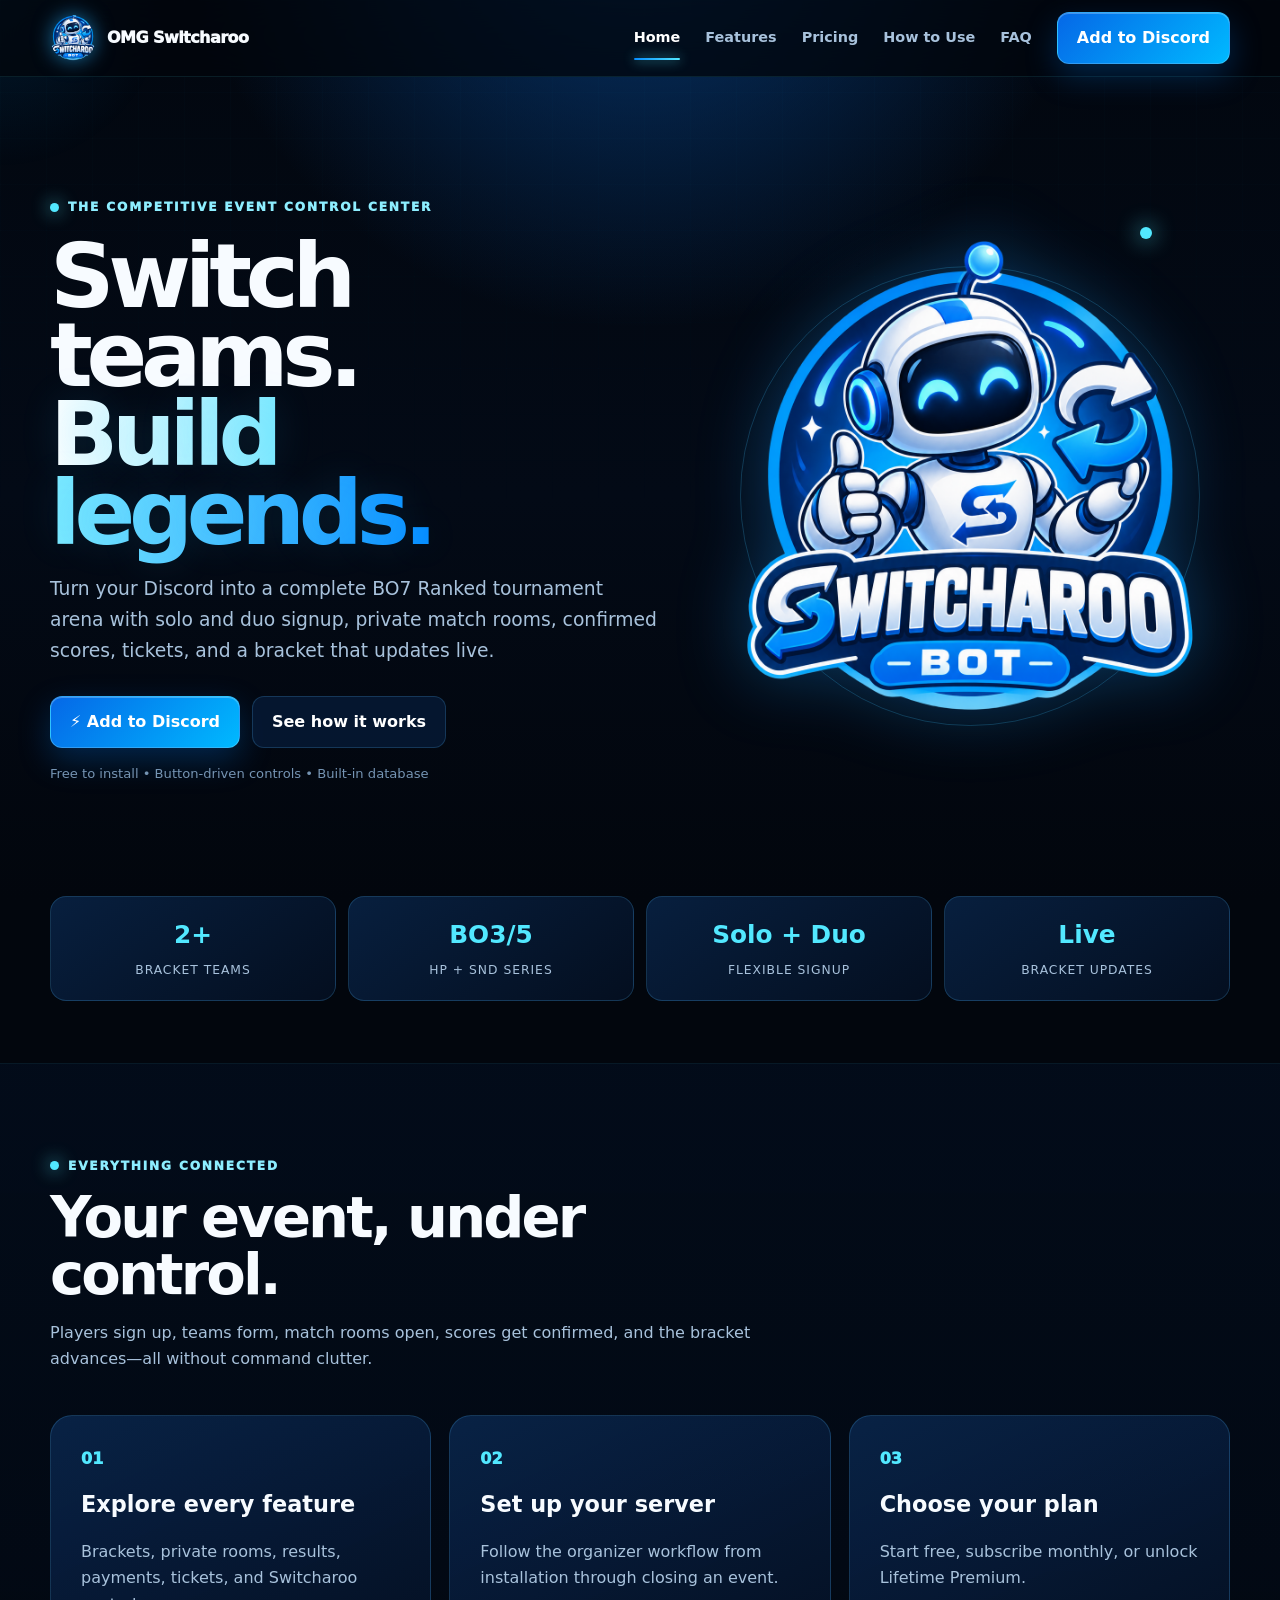
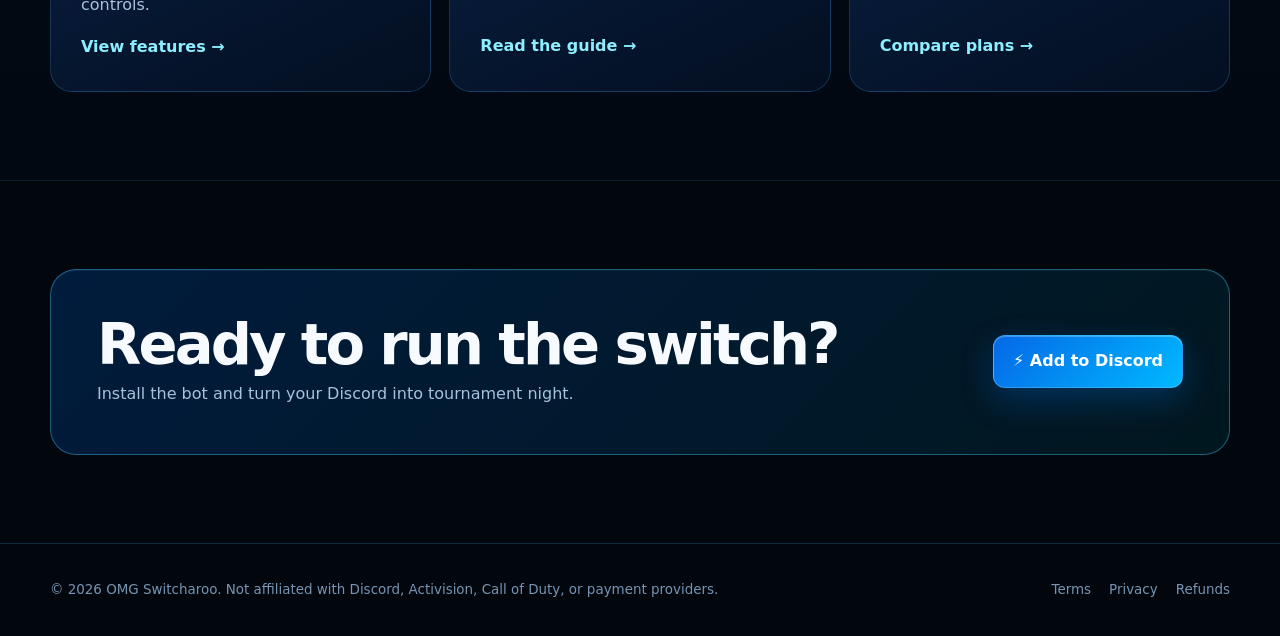
<file: index.html>
﻿<!doctype html><html lang="en"><head><meta charset="utf-8"><meta name="viewport" content="width=device-width,initial-scale=1"><meta name="description" content="Run BO7 Ranked Switcharoo tournaments from Discord with signups, private match rooms, tickets, and live brackets."><meta name="theme-color" content="#02060d"><title>OMG Switcharoo — Discord Tournament Bot</title><link rel="icon" href="switcharoo-logo.png"><link rel="stylesheet" href="styles.css?v=20260811-2"></head><body><div class="cursor-glow"></div>
<header class="site-header"><nav class="nav wrap" aria-label="Main navigation"><a class="brand" href="index.html"><img src="switcharoo-logo.png" alt=""> OMG Switcharoo</a><button class="menu-btn" aria-label="Open navigation" aria-expanded="false">☰</button><div class="nav-links"><a class="active" href="index.html">Home</a><a href="features.html">Features</a><a href="pricing.html">Pricing</a><a href="guide.html">How to Use</a><a href="faq.html">FAQ</a><a class="btn" data-install href="#">Add to Discord</a></div></nav></header>
<main><section class="hero wrap"><div><span class="eyebrow">The competitive event control center</span><h1>Switch teams.<br><span class="gradient">Build legends.</span></h1><p class="lead">Turn your Discord into a complete BO7 Ranked tournament arena with solo and duo signup, private match rooms, confirmed scores, tickets, and a bracket that updates live.</p><div class="actions"><a class="btn" data-install href="#">⚡ Add to Discord</a><a class="btn secondary" href="guide.html">See how it works</a></div><p class="micro">Free to install • Button-driven controls • Built-in database</p></div><div class="hero-art"><div class="orbit-dot"></div><img class="logo-main" src="switcharoo-logo.png" alt="Switcharoo Bot mascot logo"></div></section>
<div class="stats wrap reveal"><div class="stat"><strong>2+</strong><span>Bracket teams</span></div><div class="stat"><strong>BO3/5</strong><span>HP + SND series</span></div><div class="stat"><strong>Solo + Duo</strong><span>Flexible signup</span></div><div class="stat"><strong>Live</strong><span>Bracket updates</span></div></div>
<section class="section alt"><div class="wrap"><div class="section-head reveal"><span class="eyebrow">Everything connected</span><h2>Your event, under control.</h2><p>Players sign up, teams form, match rooms open, scores get confirmed, and the bracket advances—all without command clutter.</p></div><div class="home-paths"><a class="path-card reveal" href="features.html"><span>01</span><h3>Explore every feature</h3><p>Brackets, private rooms, results, payments, tickets, and Switcharoo controls.</p><b>View features →</b></a><a class="path-card reveal" href="guide.html"><span>02</span><h3>Set up your server</h3><p>Follow the organizer workflow from installation through closing an event.</p><b>Read the guide →</b></a><a class="path-card reveal" href="pricing.html"><span>03</span><h3>Choose your plan</h3><p>Start free, subscribe monthly, or unlock Lifetime Premium.</p><b>Compare plans →</b></a></div></div></section>
<section class="section"><div class="wrap"><div class="cta reveal"><div><h2>Ready to run the switch?</h2><p>Install the bot and turn your Discord into tournament night.</p></div><a class="btn" data-install href="#">⚡ Add to Discord</a></div></div></section></main>
<footer><div class="wrap footer-row"><div>© <span data-year></span> OMG Switcharoo. Not affiliated with Discord, Activision, Call of Duty, or payment providers.</div><div class="footer-links"><a href="terms.html">Terms</a><a href="privacy.html">Privacy</a><a href="refunds.html">Refunds</a></div></div></footer><script src="script.js"></script></body></html>
</file>
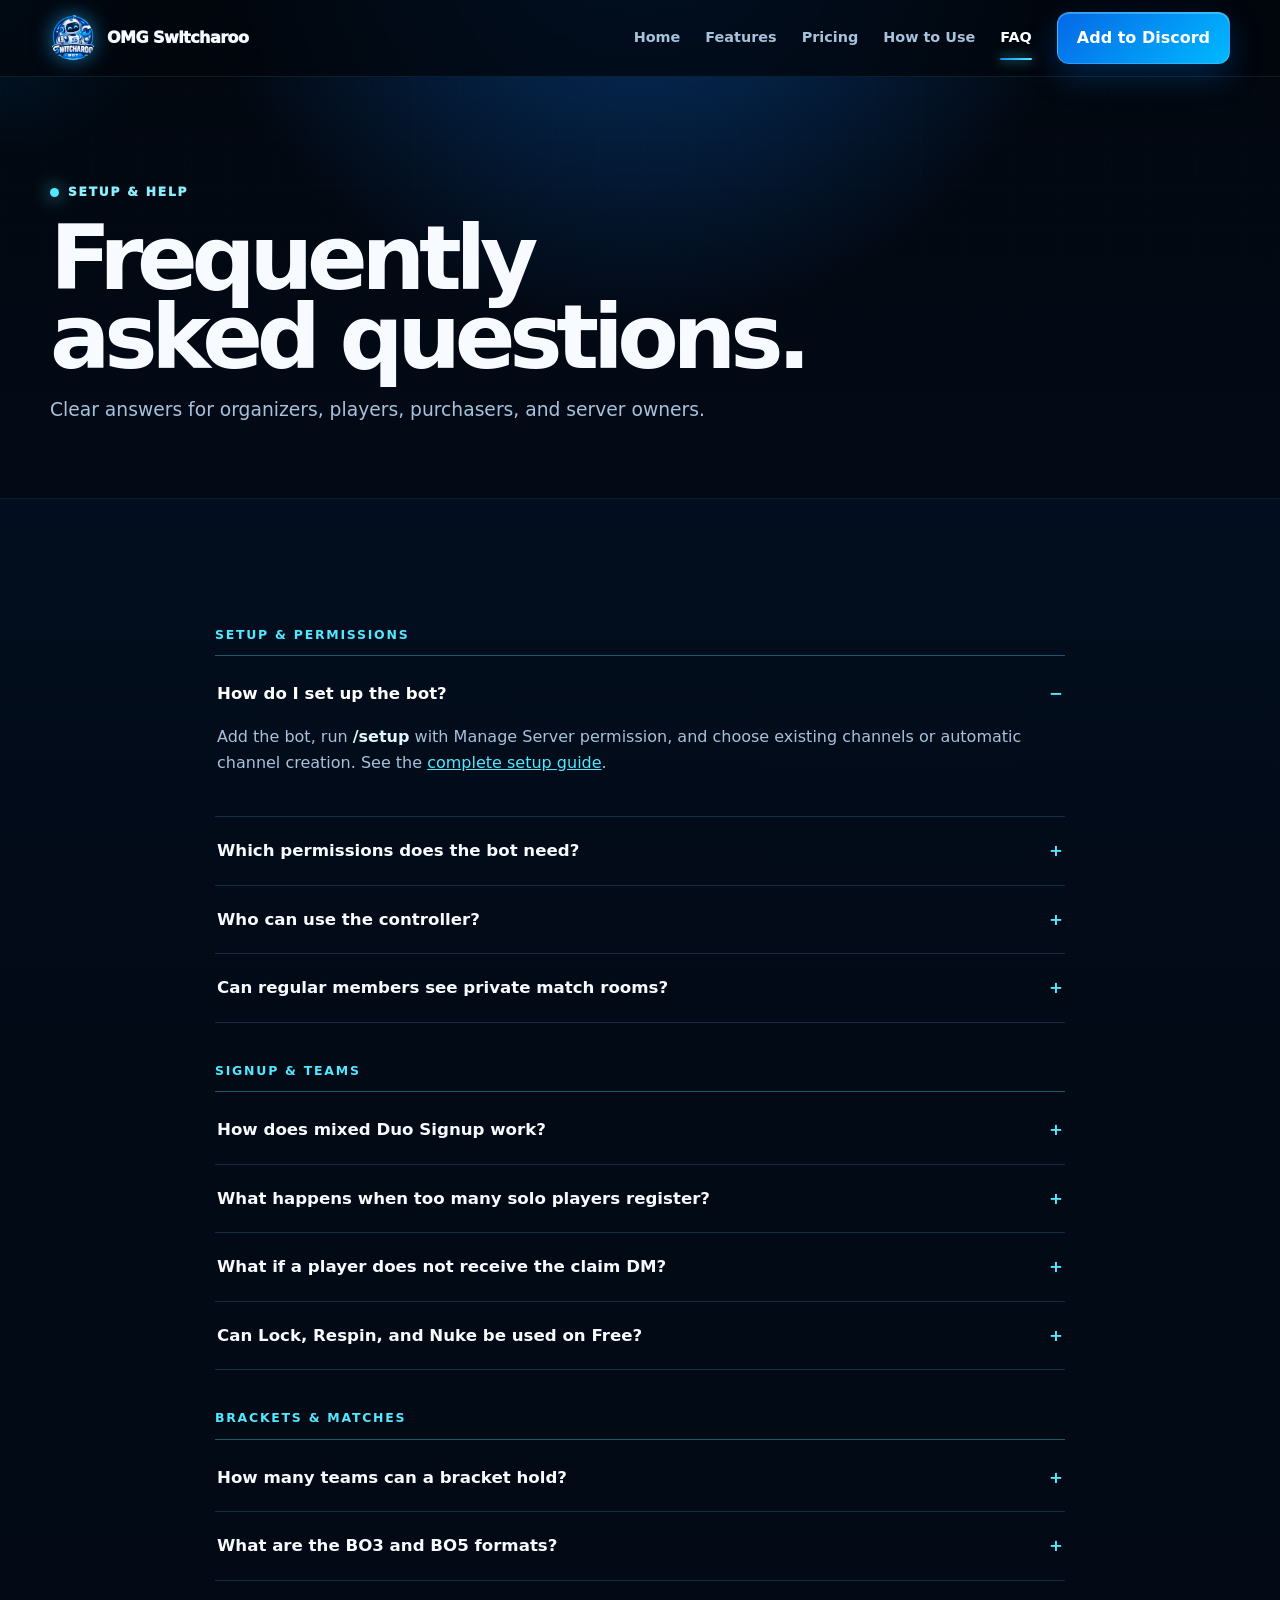
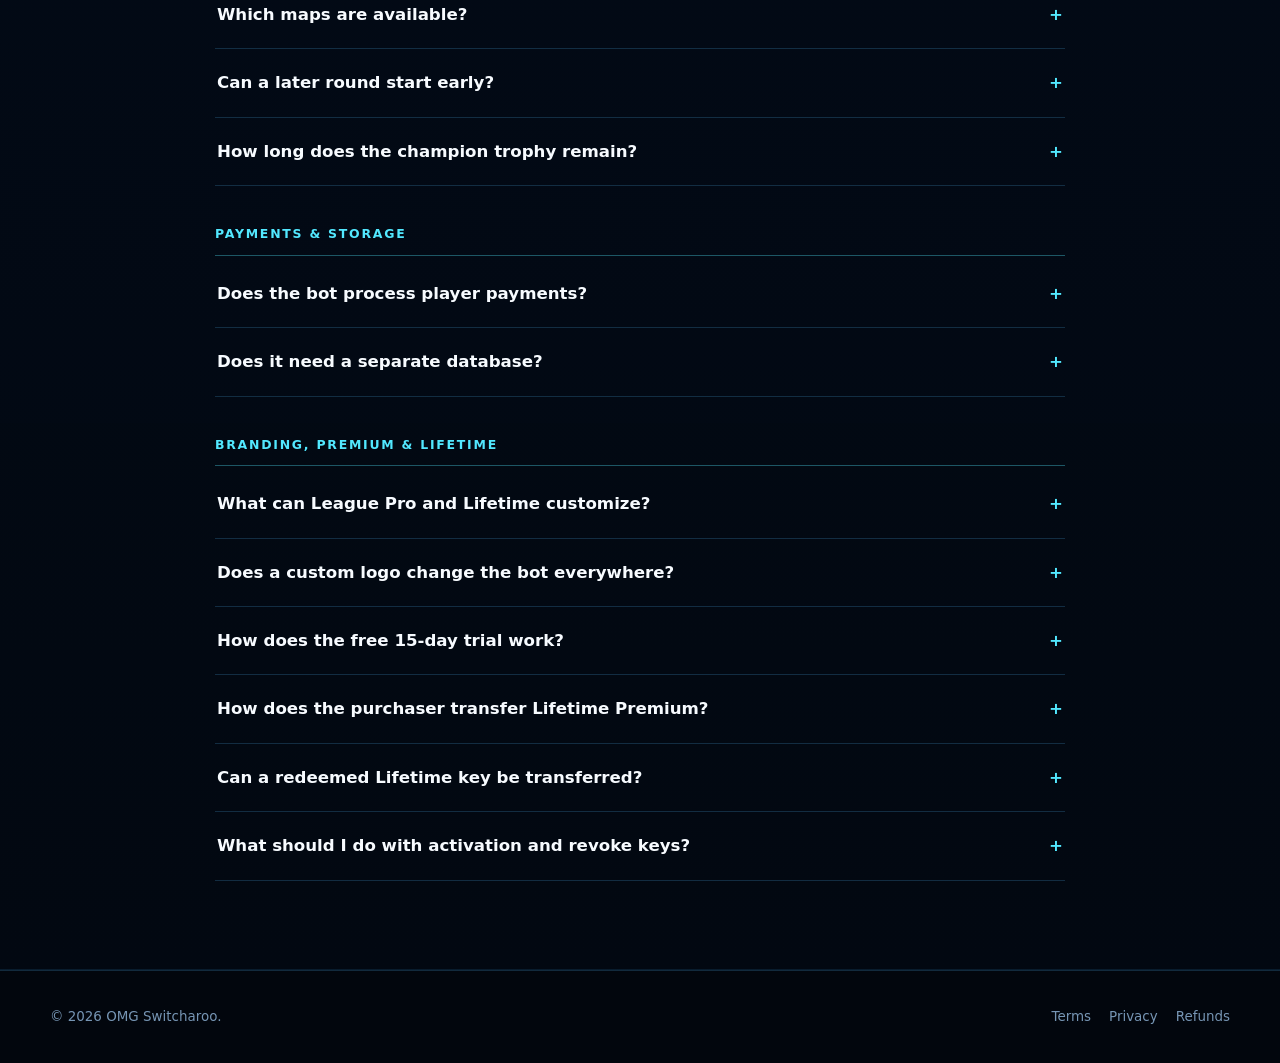
<file: faq.html>
﻿<!doctype html><html lang="en"><head><meta charset="utf-8"><meta name="viewport" content="width=device-width,initial-scale=1"><meta name="description" content="OMG Switcharoo setup, event, premium, and Lifetime answers."><meta name="theme-color" content="#02060d"><title>FAQ — OMG Switcharoo</title><link rel="icon" href="switcharoo-logo.png"><link rel="stylesheet" href="styles.css?v=20260811-2"></head><body><div class="cursor-glow"></div>
<header class="site-header"><nav class="nav wrap" aria-label="Main navigation"><a class="brand" href="index.html"><img src="switcharoo-logo.png" alt=""> OMG Switcharoo</a><button class="menu-btn" aria-label="Open navigation" aria-expanded="false">☰</button><div class="nav-links"><a href="index.html">Home</a><a href="features.html">Features</a><a href="pricing.html">Pricing</a><a href="guide.html">How to Use</a><a class="active" href="faq.html">FAQ</a><a class="btn" data-install href="#">Add to Discord</a></div></nav></header>
<main><section class="page-hero wrap"><span class="eyebrow">Setup &amp; help</span><h1>Frequently asked questions.</h1><p class="lead">Clear answers for organizers, players, purchasers, and server owners.</p></section><section class="section alt"><div class="wrap faq reveal"><h3 class="faq-group">Setup &amp; permissions</h3><details open><summary>How do I set up the bot?</summary><p>Add the bot, run <strong>/setup</strong> with Manage Server permission, and choose existing channels or automatic channel creation. See the <a href="guide.html">complete setup guide</a>.</p></details><details><summary>Which permissions does the bot need?</summary><p>It needs the permissions shown in its install flow for channels, messages, files, and voice moderation. Give it <strong>Manage Nicknames</strong> and place the bot role above player roles if you want champion trophy nicknames to work.</p></details><details><summary>Who can use the controller?</summary><p>Setup and controller tools require Manage Server. The private key-revocation control is restricted to the configured bot owner.</p></details><details><summary>Can regular members see private match rooms?</summary><p>No. Only both competing teams and authorized administrators can see each temporary match text and voice room.</p></details><h3 class="faq-group">Signup &amp; teams</h3><details><summary>How does mixed Duo Signup work?</summary><p>A player can invite a specific partner or join the solo duo queue. Confirmed duos always stay together. Accepted solo entrants are randomly paired with other accepted solos when teams are generated.</p></details><details><summary>What happens when too many solo players register?</summary><p>Every eligible solo receives a DM with <strong>Claim My Bracket Spot</strong>. Claims are saved in first-response order. The fastest players fill the available complete-team spots; slower players are removed and notified when the queue fills.</p></details><details><summary>What if a player does not receive the claim DM?</summary><p>They should enable direct messages from server members before registration closes. The admin controller reports how many claim DMs were delivered.</p></details><details><summary>Can Lock, Respin, and Nuke be used on Free?</summary><p>Yes. The actions themselves are Free. Nuke pricing and the Increase Nuke Price control are available only on paid bot plans.</p></details><h3 class="faq-group">Brackets &amp; matches</h3><details><summary>How many teams can a bracket hold?</summary><p>Any complete team count of two or more is supported. The bracket expands to the next power of two and automatically assigns byes where needed.</p></details><details><summary>What are the BO3 and BO5 formats?</summary><p>BO3 is <strong>HP / HP / SND</strong>. The Grand Final is BO5: <strong>HP / HP / SND / HP / SND</strong>. Overload is not used.</p></details><details><summary>Which maps are available?</summary><p><strong>Hardpoint:</strong> Den, Frequency, Gridlock, Hacienda, Sake, Scar.<br><strong>Search &amp; Destroy:</strong> Den, Fringe, Gridlock, Hacienda, Raid, Sake.</p></details><details><summary>Can a later round start early?</summary><p>No. Semifinals wait for every earlier match, and the Grand Final waits for every Semifinal. Approved winners advance automatically.</p></details><details><summary>How long does the champion trophy remain?</summary><p>Five hours after the Grand Final is approved. The bot stores the original nickname and restores it automatically—even if the hosting service restarts during the timer.</p></details><h3 class="faq-group">Payments &amp; storage</h3><details><summary>Does the bot process player payments?</summary><p>No. Organizers choose optional methods and manually confirm who paid. The bot tracks payment status, action fees, and the prize pot but never handles money.</p></details><details><summary>Does it need a separate database?</summary><p>No. SQLite is built in. Hosts should attach persistent storage so records, licenses, claims, and timers survive redeployments.</p></details><h3 class="faq-group">Branding, Premium &amp; Lifetime</h3><details><summary>What can League Pro and Lifetime customize?</summary><p>Admins can upload a logo, change the bot’s server nickname and server-specific avatar, rename panels, add footer text, choose an accent color, and choose a readable bracket background.</p></details><details><summary>Does a custom logo change the bot everywhere?</summary><p>No. It changes the bot’s server-specific avatar and panel thumbnails only in that server. Other servers keep their own branding.</p></details><details><summary>How does the free 15-day trial work?</summary><p>An administrator votes on Top.gg, then opens <strong>/setup → Premium</strong> and selects <strong>Verify Vote &amp; Start Trial</strong>. Each server can claim it once when vote verification is available.</p></details><details><summary>How does the purchaser transfer Lifetime Premium?</summary><ol><li>Add the bot to the new server.</li><li>Give the original purchaser Manage Server there.</li><li>Run <strong>/setup</strong> and open <strong>Premium</strong>.</li><li>Select <strong>Assign My Lifetime License</strong>.</li></ol><p>The old server returns to Free immediately. Only the original purchaser can transfer it, one server can use it at a time, and transfers are limited to once every 30 days.</p></details><details><summary>Can a redeemed Lifetime key be transferred?</summary><p>Yes. The account that redeems it becomes the owner and follows the same one-server and 30-day transfer rules.</p></details><details><summary>What should I do with activation and revoke keys?</summary><p>Send only the activation key to the customer. Keep the paired revoke key private. Only the configured bot owner can see and use Revoke Key.</p></details></div></section></main>
<footer><div class="wrap footer-row"><div>© <span data-year></span> OMG Switcharoo.</div><div class="footer-links"><a href="terms.html">Terms</a><a href="privacy.html">Privacy</a><a href="refunds.html">Refunds</a></div></div></footer><script src="script.js"></script></body></html>
</file>
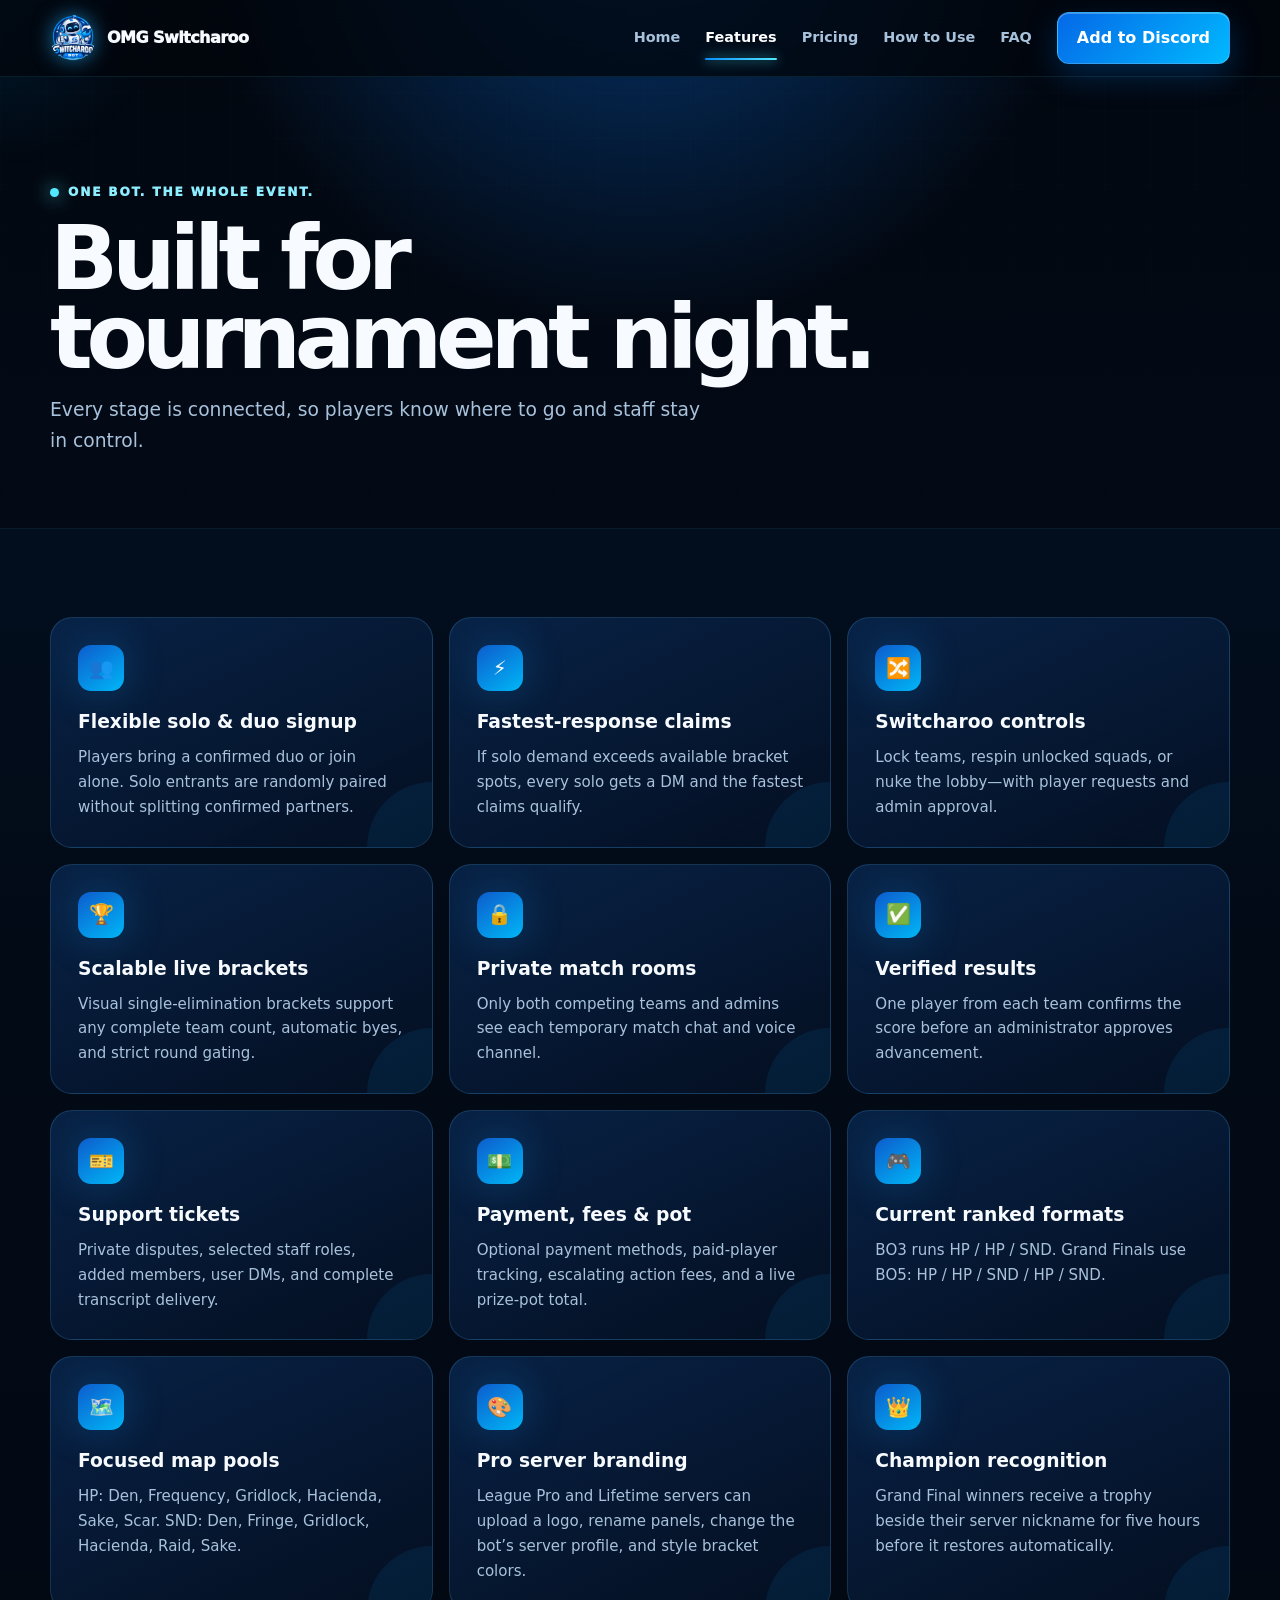
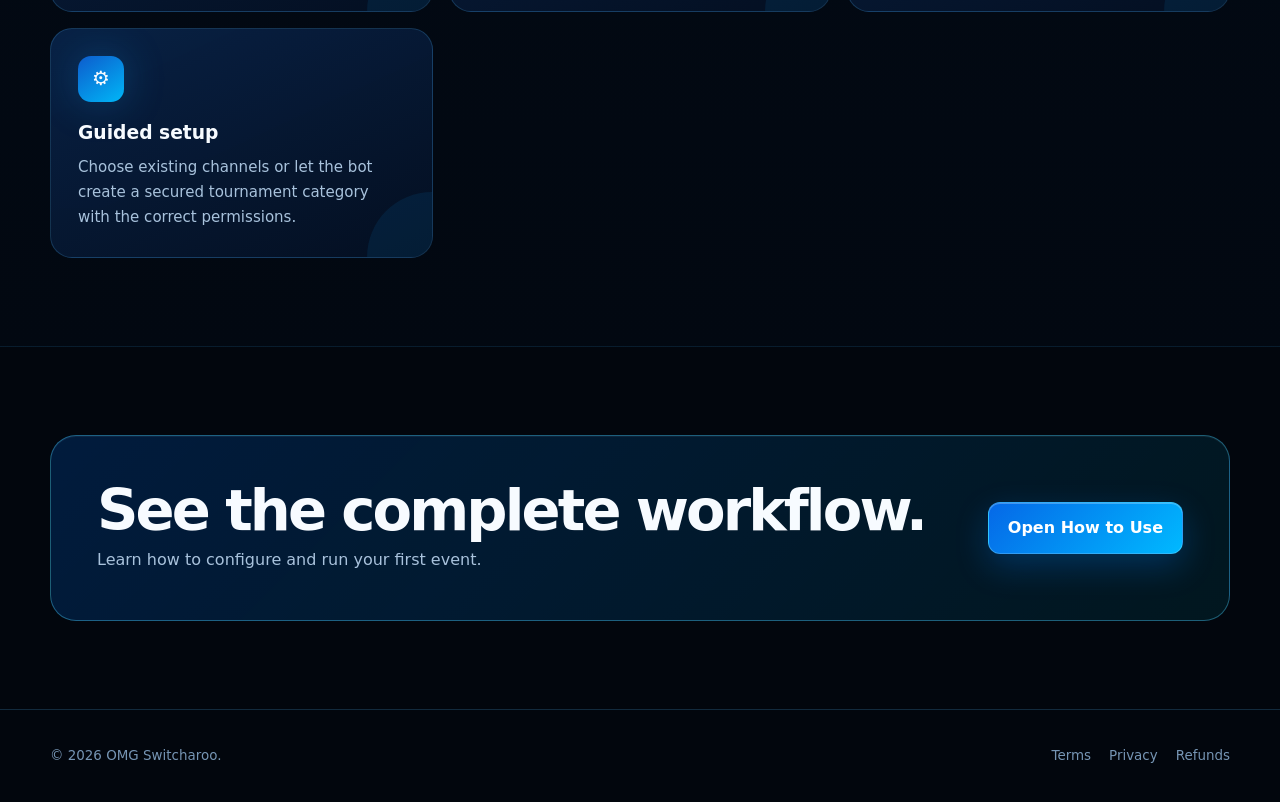
<file: features.html>
﻿<!doctype html><html lang="en"><head><meta charset="utf-8"><meta name="viewport" content="width=device-width,initial-scale=1"><meta name="description" content="Explore OMG Switcharoo tournament features for Discord."><meta name="theme-color" content="#02060d"><title>Features — OMG Switcharoo</title><link rel="icon" href="switcharoo-logo.png"><link rel="stylesheet" href="styles.css?v=20260811-2"></head><body><div class="cursor-glow"></div>
<header class="site-header"><nav class="nav wrap" aria-label="Main navigation"><a class="brand" href="index.html"><img src="switcharoo-logo.png" alt=""> OMG Switcharoo</a><button class="menu-btn" aria-label="Open navigation" aria-expanded="false">☰</button><div class="nav-links"><a href="index.html">Home</a><a class="active" href="features.html">Features</a><a href="pricing.html">Pricing</a><a href="guide.html">How to Use</a><a href="faq.html">FAQ</a><a class="btn" data-install href="#">Add to Discord</a></div></nav></header>
<main><section class="page-hero wrap"><span class="eyebrow">One bot. The whole event.</span><h1>Built for tournament night.</h1><p class="lead">Every stage is connected, so players know where to go and staff stay in control.</p></section><section class="section alt"><div class="wrap"><div class="grid"><div class="feature reveal"><span class="feature-icon">👥</span><h3>Flexible solo &amp; duo signup</h3><p>Players bring a confirmed duo or join alone. Solo entrants are randomly paired without splitting confirmed partners.</p></div><div class="feature reveal"><span class="feature-icon">⚡</span><h3>Fastest-response claims</h3><p>If solo demand exceeds available bracket spots, every solo gets a DM and the fastest claims qualify.</p></div><div class="feature reveal"><span class="feature-icon">🔀</span><h3>Switcharoo controls</h3><p>Lock teams, respin unlocked squads, or nuke the lobby—with player requests and admin approval.</p></div><div class="feature reveal"><span class="feature-icon">🏆</span><h3>Scalable live brackets</h3><p>Visual single-elimination brackets support any complete team count, automatic byes, and strict round gating.</p></div><div class="feature reveal"><span class="feature-icon">🔒</span><h3>Private match rooms</h3><p>Only both competing teams and admins see each temporary match chat and voice channel.</p></div><div class="feature reveal"><span class="feature-icon">✅</span><h3>Verified results</h3><p>One player from each team confirms the score before an administrator approves advancement.</p></div><div class="feature reveal"><span class="feature-icon">🎫</span><h3>Support tickets</h3><p>Private disputes, selected staff roles, added members, user DMs, and complete transcript delivery.</p></div><div class="feature reveal"><span class="feature-icon">💵</span><h3>Payment, fees &amp; pot</h3><p>Optional payment methods, paid-player tracking, escalating action fees, and a live prize-pot total.</p></div><div class="feature reveal"><span class="feature-icon">🎮</span><h3>Current ranked formats</h3><p>BO3 runs HP / HP / SND. Grand Finals use BO5: HP / HP / SND / HP / SND.</p></div><div class="feature reveal"><span class="feature-icon">🗺️</span><h3>Focused map pools</h3><p>HP: Den, Frequency, Gridlock, Hacienda, Sake, Scar. SND: Den, Fringe, Gridlock, Hacienda, Raid, Sake.</p></div><div class="feature reveal"><span class="feature-icon">🎨</span><h3>Pro server branding</h3><p>League Pro and Lifetime servers can upload a logo, rename panels, change the bot’s server profile, and style bracket colors.</p></div><div class="feature reveal"><span class="feature-icon">👑</span><h3>Champion recognition</h3><p>Grand Final winners receive a trophy beside their server nickname for five hours before it restores automatically.</p></div><div class="feature reveal"><span class="feature-icon">⚙️</span><h3>Guided setup</h3><p>Choose existing channels or let the bot create a secured tournament category with the correct permissions.</p></div></div></div></section><section class="section"><div class="wrap"><div class="cta reveal"><div><h2>See the complete workflow.</h2><p>Learn how to configure and run your first event.</p></div><a class="btn" href="guide.html">Open How to Use</a></div></div></section></main>
<footer><div class="wrap footer-row"><div>© <span data-year></span> OMG Switcharoo.</div><div class="footer-links"><a href="terms.html">Terms</a><a href="privacy.html">Privacy</a><a href="refunds.html">Refunds</a></div></div></footer><script src="script.js"></script></body></html>
</file>
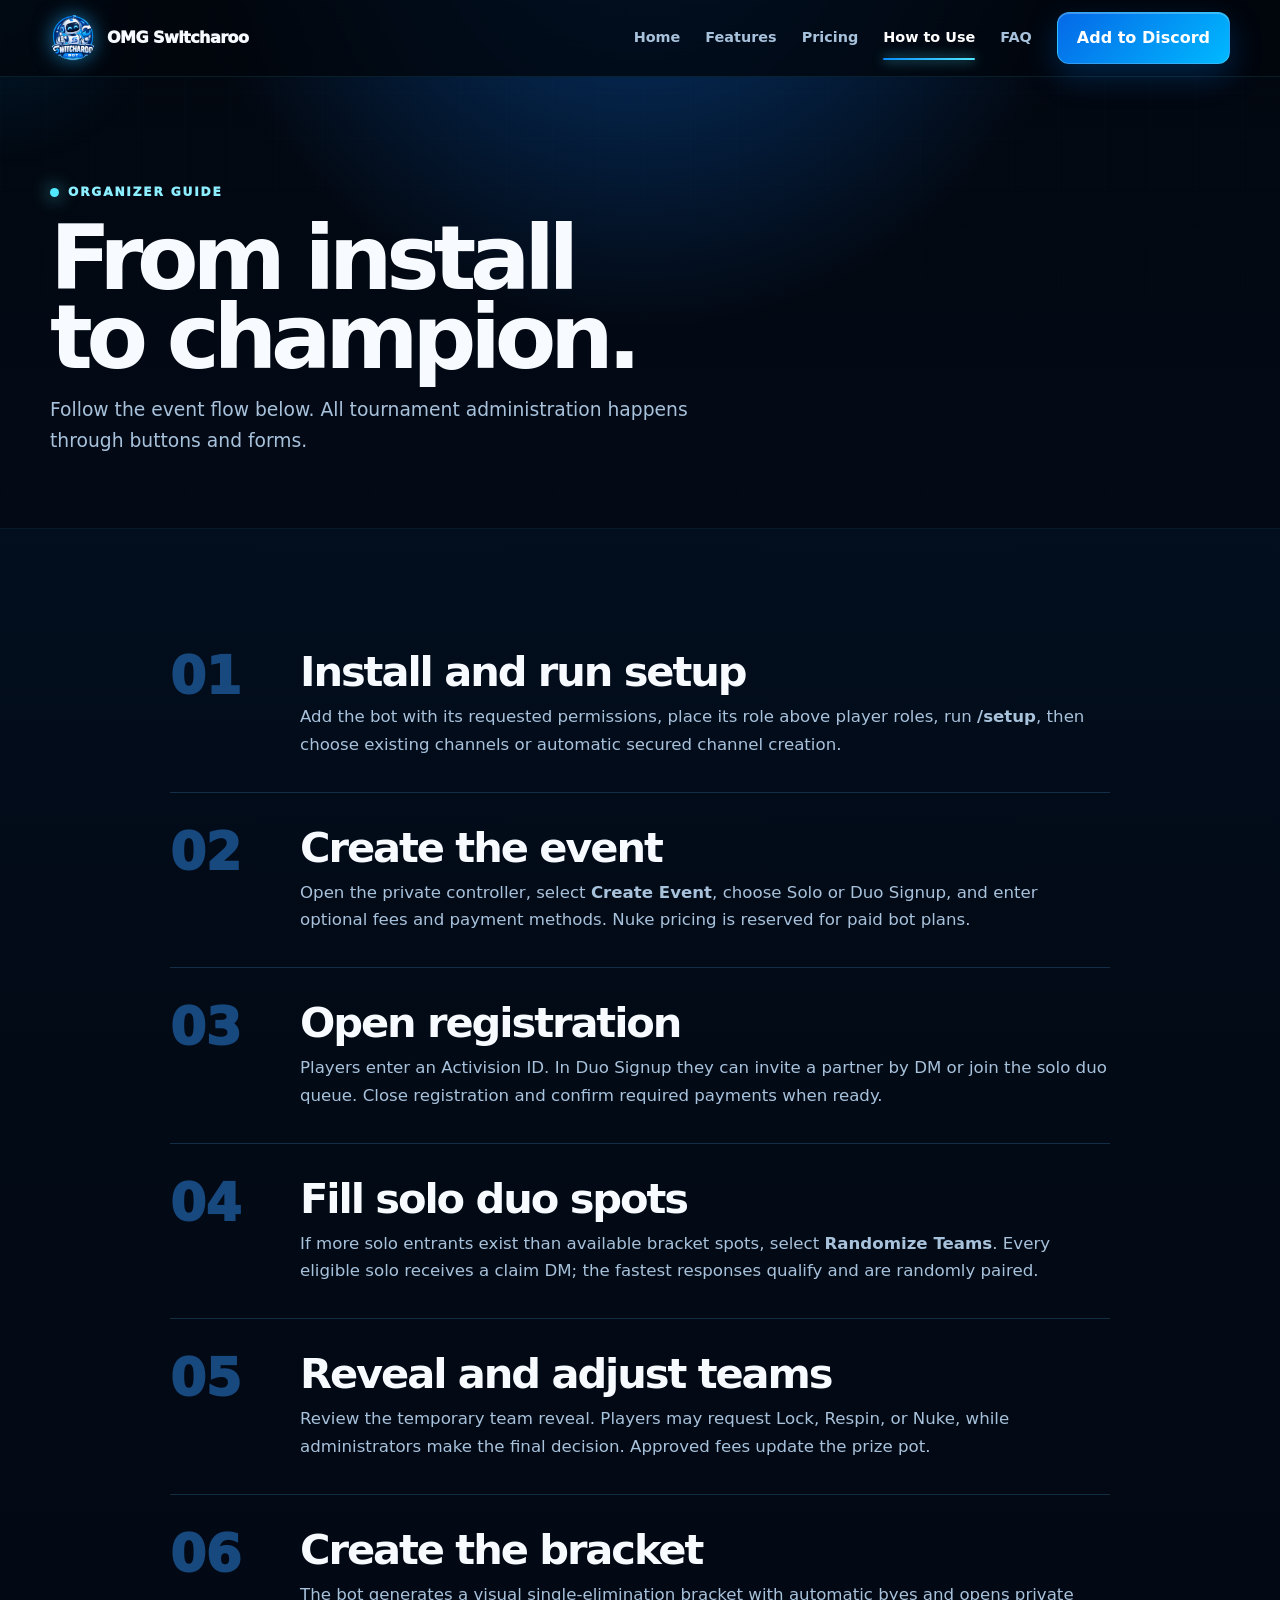
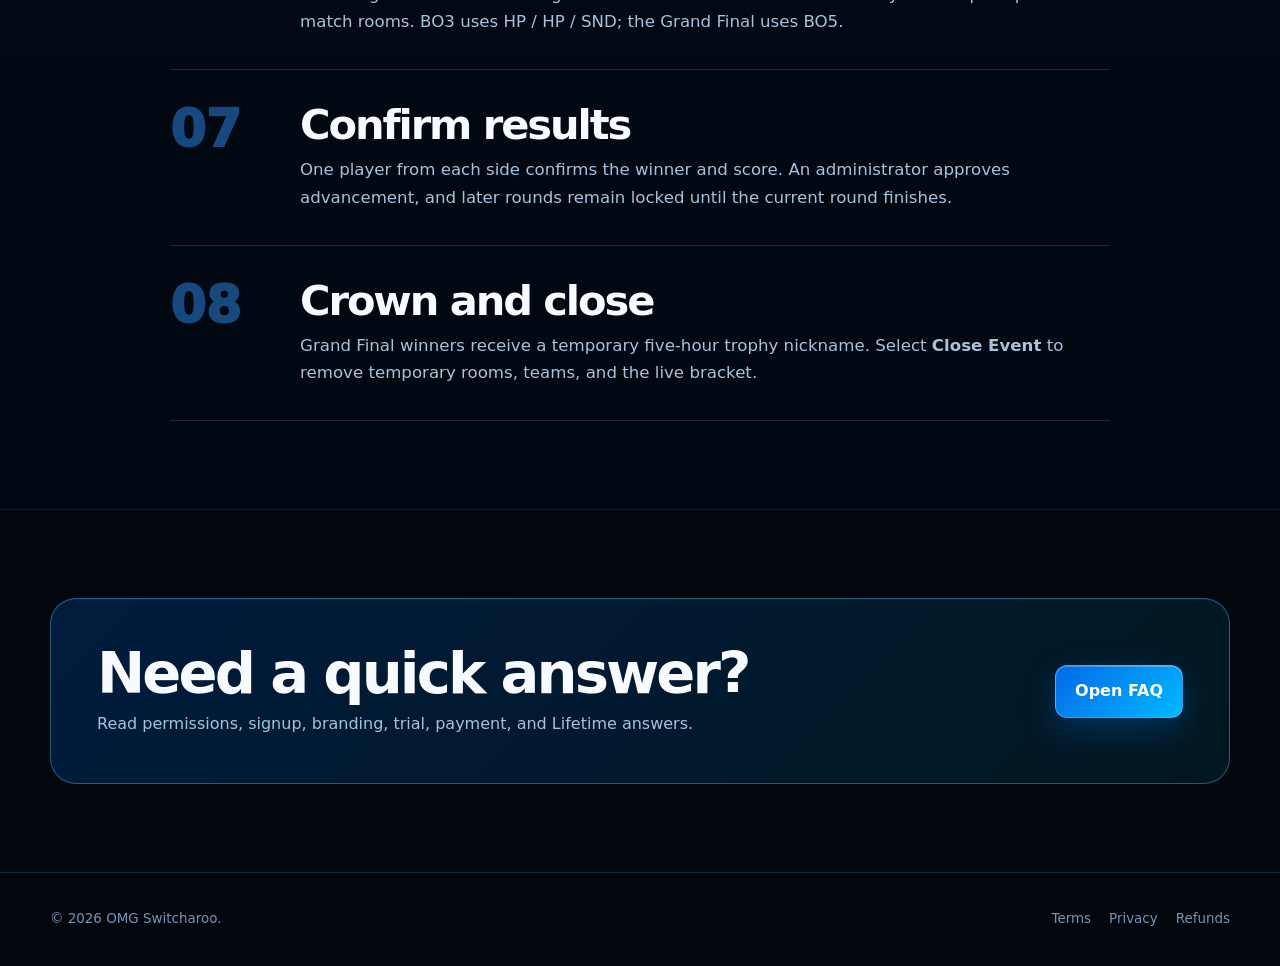
<file: guide.html>
﻿<!doctype html><html lang="en"><head><meta charset="utf-8"><meta name="viewport" content="width=device-width,initial-scale=1"><meta name="description" content="Learn how to set up and run OMG Switcharoo in Discord."><meta name="theme-color" content="#02060d"><title>How to Use — OMG Switcharoo</title><link rel="icon" href="switcharoo-logo.png"><link rel="stylesheet" href="styles.css?v=20260811-2"></head><body><div class="cursor-glow"></div>
<header class="site-header"><nav class="nav wrap" aria-label="Main navigation"><a class="brand" href="index.html"><img src="switcharoo-logo.png" alt=""> OMG Switcharoo</a><button class="menu-btn" aria-label="Open navigation" aria-expanded="false">☰</button><div class="nav-links"><a href="index.html">Home</a><a href="features.html">Features</a><a href="pricing.html">Pricing</a><a class="active" href="guide.html">How to Use</a><a href="faq.html">FAQ</a><a class="btn" data-install href="#">Add to Discord</a></div></nav></header>
<main><section class="page-hero wrap"><span class="eyebrow">Organizer guide</span><h1>From install to champion.</h1><p class="lead">Follow the event flow below. All tournament administration happens through buttons and forms.</p></section><section class="section alt"><div class="wrap guide-list"><article class="guide-step reveal"><span>01</span><div><h2>Install and run setup</h2><p>Add the bot with its requested permissions, place its role above player roles, run <strong>/setup</strong>, then choose existing channels or automatic secured channel creation.</p></div></article><article class="guide-step reveal"><span>02</span><div><h2>Create the event</h2><p>Open the private controller, select <strong>Create Event</strong>, choose Solo or Duo Signup, and enter optional fees and payment methods. Nuke pricing is reserved for paid bot plans.</p></div></article><article class="guide-step reveal"><span>03</span><div><h2>Open registration</h2><p>Players enter an Activision ID. In Duo Signup they can invite a partner by DM or join the solo duo queue. Close registration and confirm required payments when ready.</p></div></article><article class="guide-step reveal"><span>04</span><div><h2>Fill solo duo spots</h2><p>If more solo entrants exist than available bracket spots, select <strong>Randomize Teams</strong>. Every eligible solo receives a claim DM; the fastest responses qualify and are randomly paired.</p></div></article><article class="guide-step reveal"><span>05</span><div><h2>Reveal and adjust teams</h2><p>Review the temporary team reveal. Players may request Lock, Respin, or Nuke, while administrators make the final decision. Approved fees update the prize pot.</p></div></article><article class="guide-step reveal"><span>06</span><div><h2>Create the bracket</h2><p>The bot generates a visual single-elimination bracket with automatic byes and opens private match rooms. BO3 uses HP / HP / SND; the Grand Final uses BO5.</p></div></article><article class="guide-step reveal"><span>07</span><div><h2>Confirm results</h2><p>One player from each side confirms the winner and score. An administrator approves advancement, and later rounds remain locked until the current round finishes.</p></div></article><article class="guide-step reveal"><span>08</span><div><h2>Crown and close</h2><p>Grand Final winners receive a temporary five-hour trophy nickname. Select <strong>Close Event</strong> to remove temporary rooms, teams, and the live bracket.</p></div></article></div></section><section class="section"><div class="wrap"><div class="cta reveal"><div><h2>Need a quick answer?</h2><p>Read permissions, signup, branding, trial, payment, and Lifetime answers.</p></div><a class="btn" href="faq.html">Open FAQ</a></div></div></section></main>
<footer><div class="wrap footer-row"><div>© <span data-year></span> OMG Switcharoo.</div><div class="footer-links"><a href="terms.html">Terms</a><a href="privacy.html">Privacy</a><a href="refunds.html">Refunds</a></div></div></footer><script src="script.js"></script></body></html>
</file>
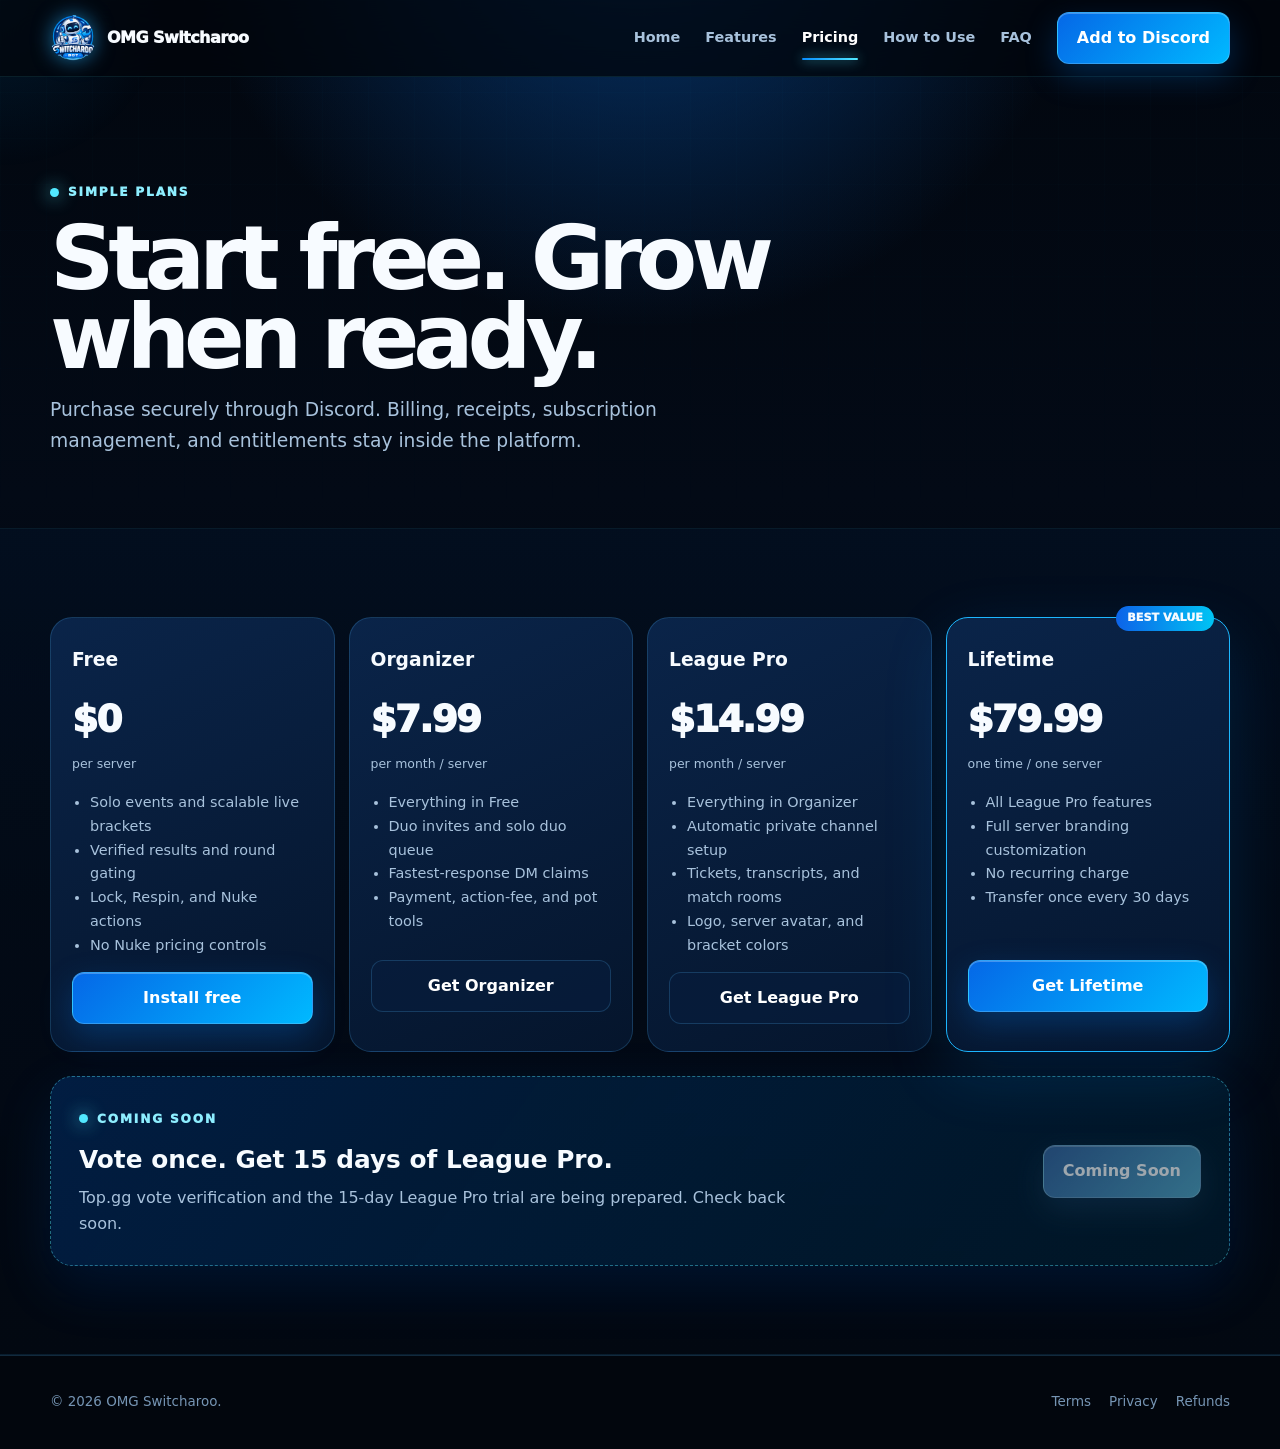
<file: pricing.html>
﻿<!doctype html><html lang="en"><head><meta charset="utf-8"><meta name="viewport" content="width=device-width,initial-scale=1"><meta name="description" content="Compare OMG Switcharoo Free, Organizer, League Pro, and Lifetime plans."><meta name="theme-color" content="#02060d"><title>Pricing — OMG Switcharoo</title><link rel="icon" href="switcharoo-logo.png"><link rel="stylesheet" href="styles.css?v=20260811-2"></head><body><div class="cursor-glow"></div>
<header class="site-header"><nav class="nav wrap" aria-label="Main navigation"><a class="brand" href="index.html"><img src="switcharoo-logo.png" alt=""> OMG Switcharoo</a><button class="menu-btn" aria-label="Open navigation" aria-expanded="false">☰</button><div class="nav-links"><a href="index.html">Home</a><a href="features.html">Features</a><a class="active" href="pricing.html">Pricing</a><a href="guide.html">How to Use</a><a href="faq.html">FAQ</a><a class="btn" data-install href="#">Add to Discord</a></div></nav></header>
<main><section class="page-hero wrap"><span class="eyebrow">Simple plans</span><h1>Start free. Grow when ready.</h1><p class="lead">Purchase securely through Discord. Billing, receipts, subscription management, and entitlements stay inside the platform.</p></section><section class="section alt"><div class="wrap"><div class="pricing"><div class="price-card reveal"><h3>Free</h3><div class="price">$0</div><span class="period">per server</span><ul><li>Solo events and scalable live brackets</li><li>Verified results and round gating</li><li>Lock, Respin, and Nuke actions</li><li>No Nuke pricing controls</li></ul><a class="btn" data-install href="#">Install free</a></div><div class="price-card reveal"><h3>Organizer</h3><div class="price">$7.99</div><span class="period">per month / server</span><ul><li>Everything in Free</li><li>Duo invites and solo duo queue</li><li>Fastest-response DM claims</li><li>Payment, action-fee, and pot tools</li></ul><a class="btn secondary" href="https://discord.com/application-directory/1536196681505443860/store/1536617802390179840">Get Organizer</a></div><div class="price-card reveal"><h3>League Pro</h3><div class="price">$14.99</div><span class="period">per month / server</span><ul><li>Everything in Organizer</li><li>Automatic private channel setup</li><li>Tickets, transcripts, and match rooms</li><li>Logo, server avatar, and bracket colors</li></ul><a class="btn secondary" href="https://discord.com/application-directory/1536196681505443860/store/1536619315376427039">Get League Pro</a></div><div class="price-card popular reveal"><span class="badge">Best value</span><h3>Lifetime</h3><div class="price">$79.99</div><span class="period">one time / one server</span><ul><li>All League Pro features</li><li>Full server branding customization</li><li>No recurring charge</li><li>Transfer once every 30 days</li></ul><a class="btn" href="https://discord.com/application-directory/1536196681505443860/store/1536619549007413338">Get Lifetime</a></div></div><div class="trial-offer reveal coming-soon"><div><span class="eyebrow">Coming soon</span><h3>Vote once. Get 15 days of League Pro.</h3><p>Top.gg vote verification and the 15-day League Pro trial are being prepared. Check back soon.</p></div><span class="btn disabled" aria-disabled="true">Coming Soon</span></div></div></section></main>
<footer><div class="wrap footer-row"><div>© <span data-year></span> OMG Switcharoo.</div><div class="footer-links"><a href="terms.html">Terms</a><a href="privacy.html">Privacy</a><a href="refunds.html">Refunds</a></div></div></footer><script src="script.js"></script></body></html>
</file>
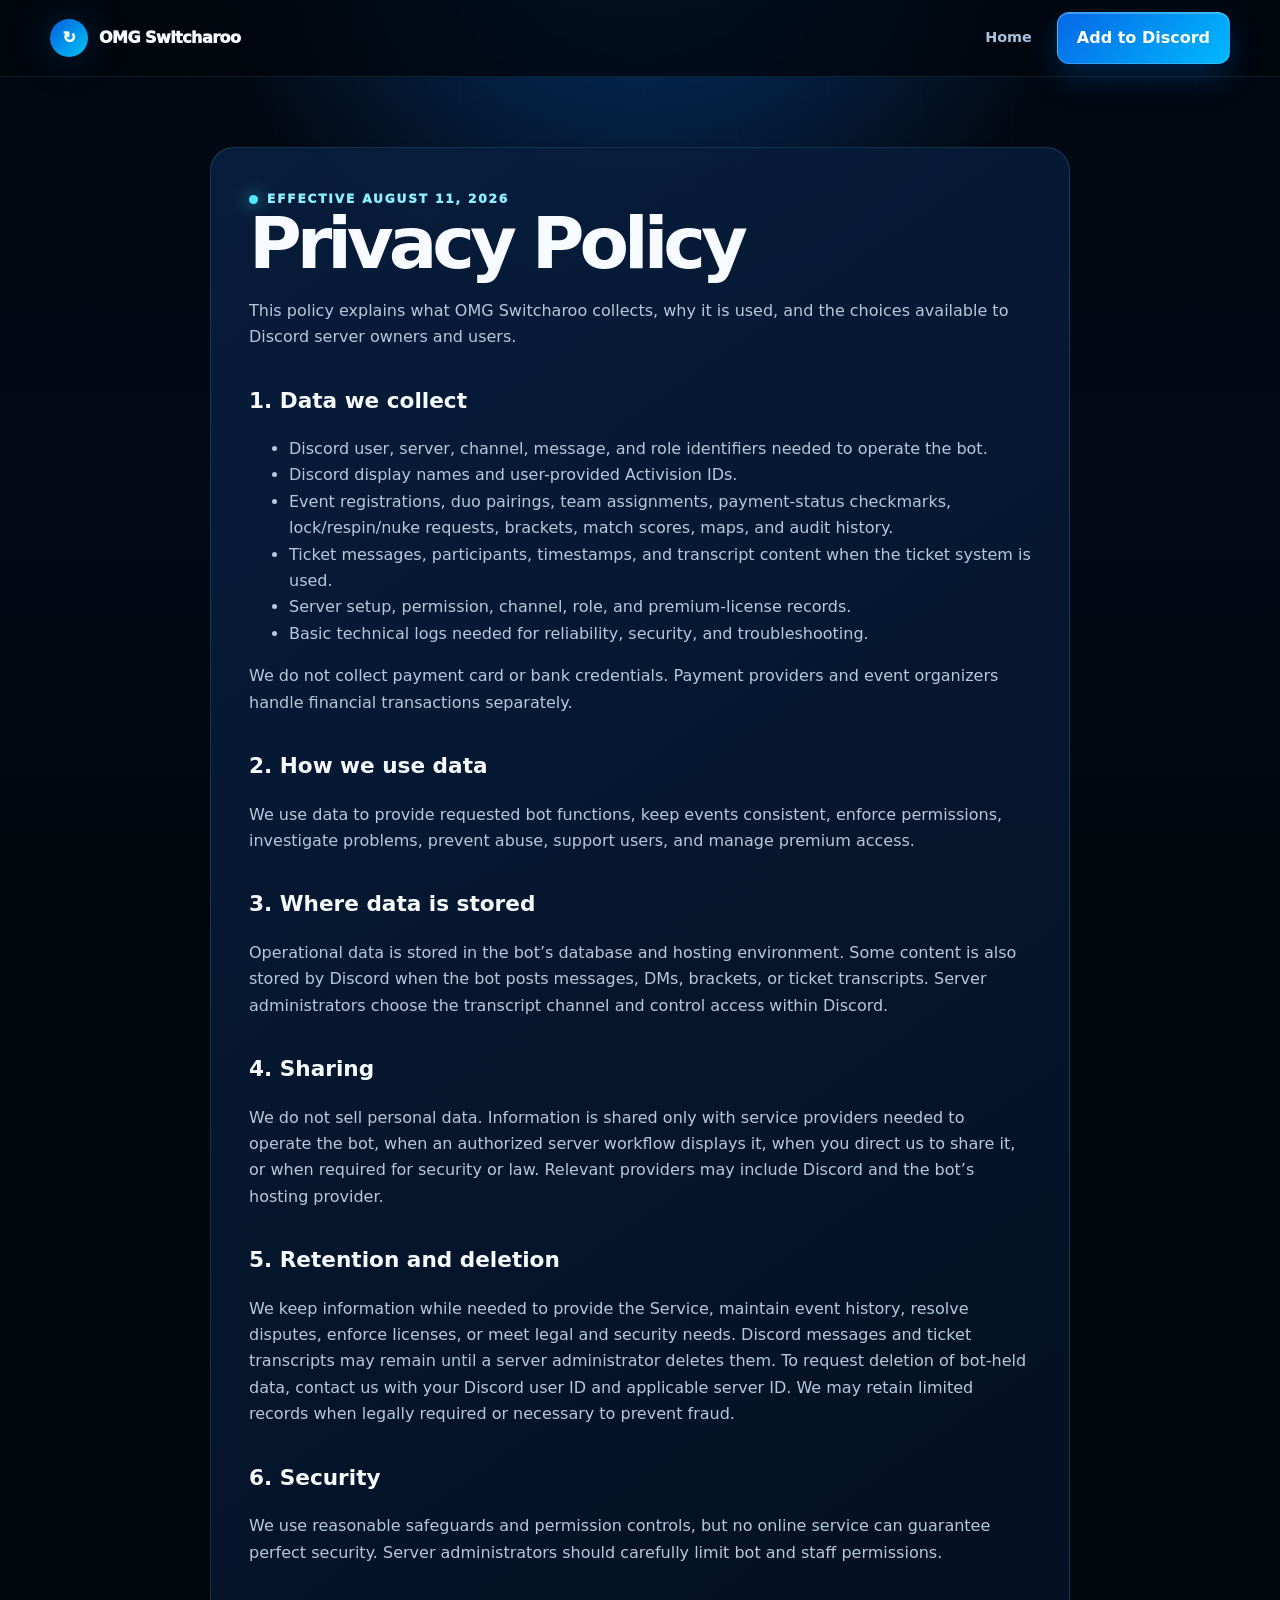
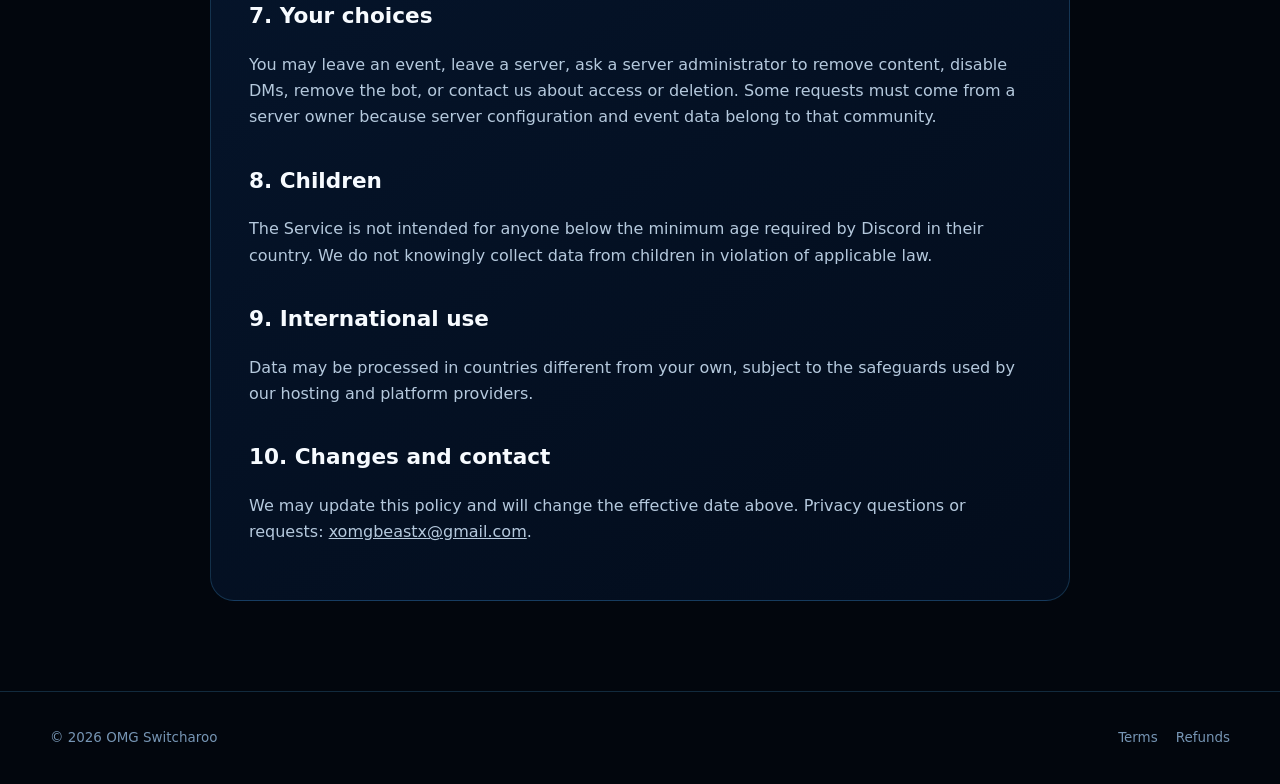
<file: privacy.html>
<!doctype html><html lang="en"><head><meta charset="utf-8"><meta name="viewport" content="width=device-width,initial-scale=1"><title>Privacy Policy — OMG Switcharoo</title><link rel="stylesheet" href="styles.css"></head><body><header class="site-header"><nav class="nav wrap"><a class="brand" href="index.html"><span class="mark">↻</span> OMG Switcharoo</a><div class="nav-links"><a href="index.html">Home</a><a class="btn" data-install href="#">Add to Discord</a></div></nav></header><main class="legal wrap"><article><span class="eyebrow">Effective August 11, 2026</span><h1>Privacy Policy</h1><p>This policy explains what OMG Switcharoo collects, why it is used, and the choices available to Discord server owners and users.</p><h2>1. Data we collect</h2><ul><li>Discord user, server, channel, message, and role identifiers needed to operate the bot.</li><li>Discord display names and user-provided Activision IDs.</li><li>Event registrations, duo pairings, team assignments, payment-status checkmarks, lock/respin/nuke requests, brackets, match scores, maps, and audit history.</li><li>Ticket messages, participants, timestamps, and transcript content when the ticket system is used.</li><li>Server setup, permission, channel, role, and premium-license records.</li><li>Basic technical logs needed for reliability, security, and troubleshooting.</li></ul><p>We do not collect payment card or bank credentials. Payment providers and event organizers handle financial transactions separately.</p><h2>2. How we use data</h2><p>We use data to provide requested bot functions, keep events consistent, enforce permissions, investigate problems, prevent abuse, support users, and manage premium access.</p><h2>3. Where data is stored</h2><p>Operational data is stored in the bot’s database and hosting environment. Some content is also stored by Discord when the bot posts messages, DMs, brackets, or ticket transcripts. Server administrators choose the transcript channel and control access within Discord.</p><h2>4. Sharing</h2><p>We do not sell personal data. Information is shared only with service providers needed to operate the bot, when an authorized server workflow displays it, when you direct us to share it, or when required for security or law. Relevant providers may include Discord and the bot’s hosting provider.</p><h2>5. Retention and deletion</h2><p>We keep information while needed to provide the Service, maintain event history, resolve disputes, enforce licenses, or meet legal and security needs. Discord messages and ticket transcripts may remain until a server administrator deletes them. To request deletion of bot-held data, contact us with your Discord user ID and applicable server ID. We may retain limited records when legally required or necessary to prevent fraud.</p><h2>6. Security</h2><p>We use reasonable safeguards and permission controls, but no online service can guarantee perfect security. Server administrators should carefully limit bot and staff permissions.</p><h2>7. Your choices</h2><p>You may leave an event, leave a server, ask a server administrator to remove content, disable DMs, remove the bot, or contact us about access or deletion. Some requests must come from a server owner because server configuration and event data belong to that community.</p><h2>8. Children</h2><p>The Service is not intended for anyone below the minimum age required by Discord in their country. We do not knowingly collect data from children in violation of applicable law.</p><h2>9. International use</h2><p>Data may be processed in countries different from your own, subject to the safeguards used by our hosting and platform providers.</p><h2>10. Changes and contact</h2><p>We may update this policy and will change the effective date above. Privacy questions or requests: <a data-email href="#">ADD-YOUR-SUPPORT-EMAIL</a>.</p></article></main><footer><div class="wrap footer-row"><div>© <span data-year></span> OMG Switcharoo</div><div class="footer-links"><a href="terms.html">Terms</a><a href="refunds.html">Refunds</a></div></div></footer><script src="script.js"></script></body></html>
</file>
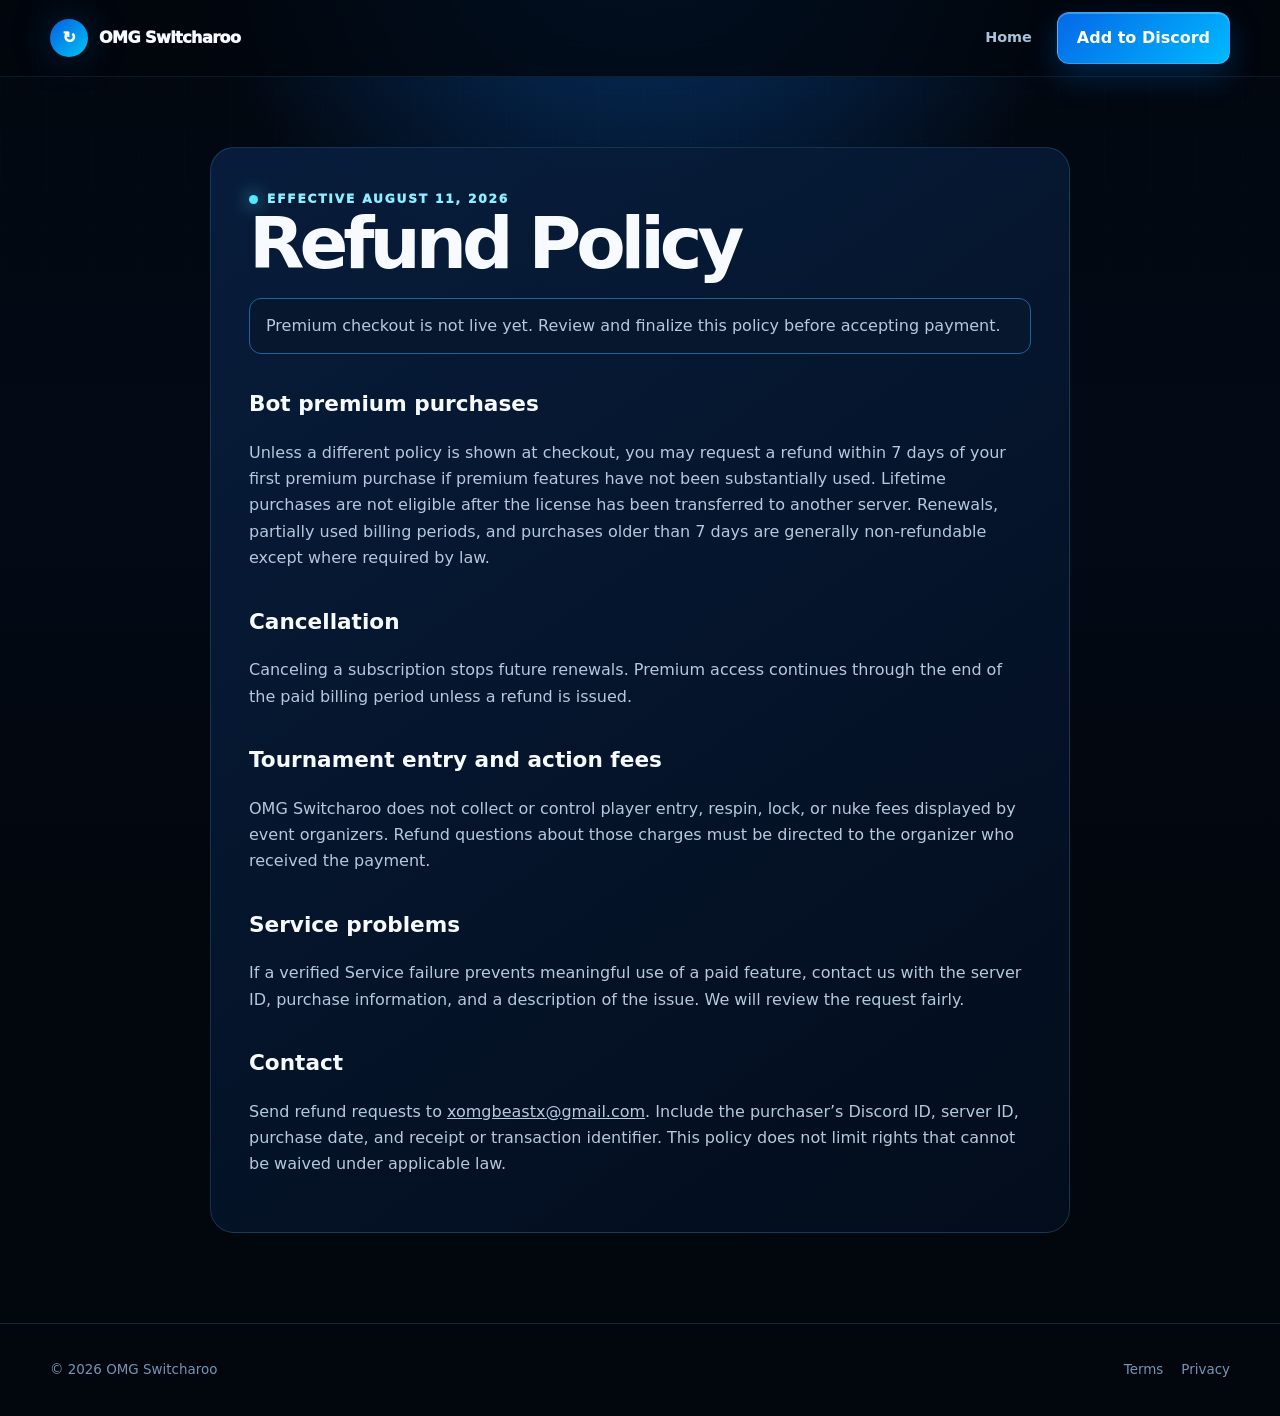
<file: refunds.html>
<!doctype html><html lang="en"><head><meta charset="utf-8"><meta name="viewport" content="width=device-width,initial-scale=1"><title>Refund Policy — OMG Switcharoo</title><link rel="stylesheet" href="styles.css"></head><body><header class="site-header"><nav class="nav wrap"><a class="brand" href="index.html"><span class="mark">↻</span> OMG Switcharoo</a><div class="nav-links"><a href="index.html">Home</a><a class="btn" data-install href="#">Add to Discord</a></div></nav></header><main class="legal wrap"><article><span class="eyebrow">Effective August 11, 2026</span><h1>Refund Policy</h1><p class="notice">Premium checkout is not live yet. Review and finalize this policy before accepting payment.</p><h2>Bot premium purchases</h2><p>Unless a different policy is shown at checkout, you may request a refund within 7 days of your first premium purchase if premium features have not been substantially used. Lifetime purchases are not eligible after the license has been transferred to another server. Renewals, partially used billing periods, and purchases older than 7 days are generally non-refundable except where required by law.</p><h2>Cancellation</h2><p>Canceling a subscription stops future renewals. Premium access continues through the end of the paid billing period unless a refund is issued.</p><h2>Tournament entry and action fees</h2><p>OMG Switcharoo does not collect or control player entry, respin, lock, or nuke fees displayed by event organizers. Refund questions about those charges must be directed to the organizer who received the payment.</p><h2>Service problems</h2><p>If a verified Service failure prevents meaningful use of a paid feature, contact us with the server ID, purchase information, and a description of the issue. We will review the request fairly.</p><h2>Contact</h2><p>Send refund requests to <a data-email href="#">ADD-YOUR-SUPPORT-EMAIL</a>. Include the purchaser’s Discord ID, server ID, purchase date, and receipt or transaction identifier. This policy does not limit rights that cannot be waived under applicable law.</p></article></main><footer><div class="wrap footer-row"><div>© <span data-year></span> OMG Switcharoo</div><div class="footer-links"><a href="terms.html">Terms</a><a href="privacy.html">Privacy</a></div></div></footer><script src="script.js"></script></body></html>
</file>
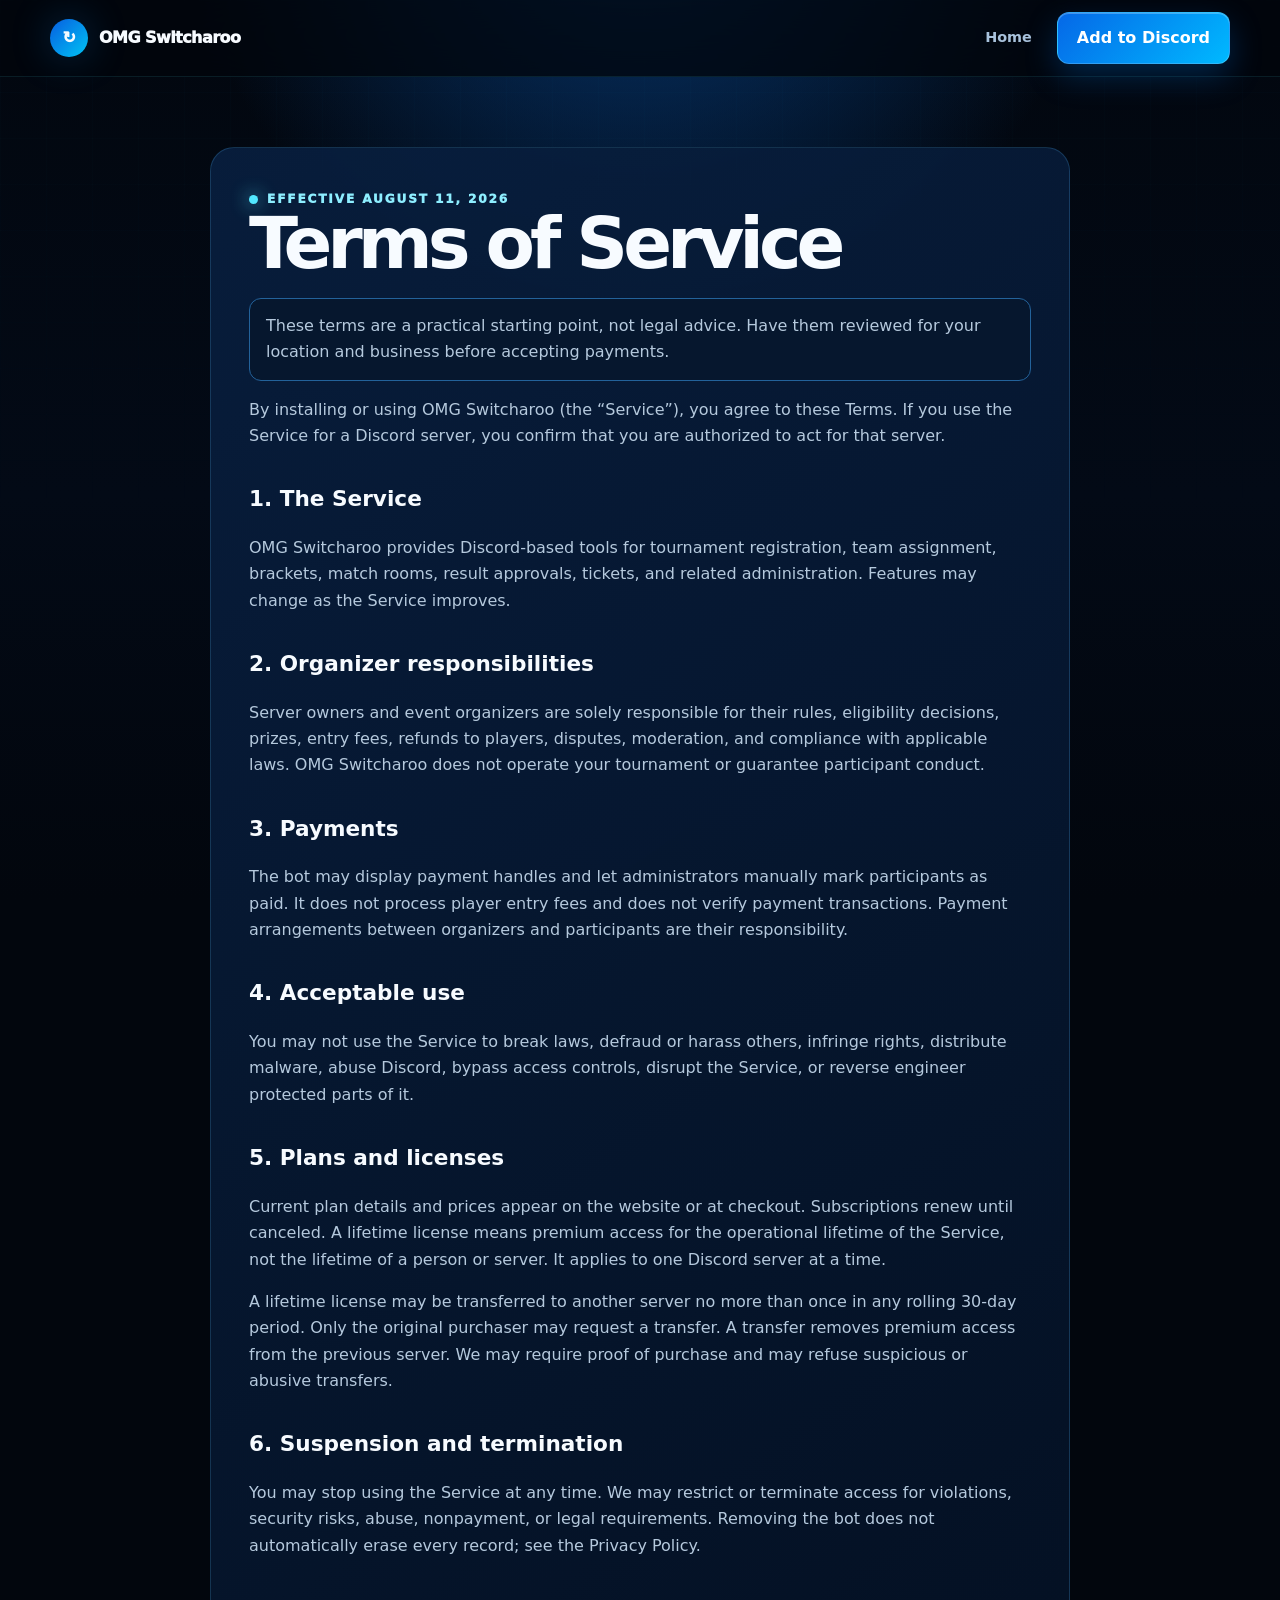
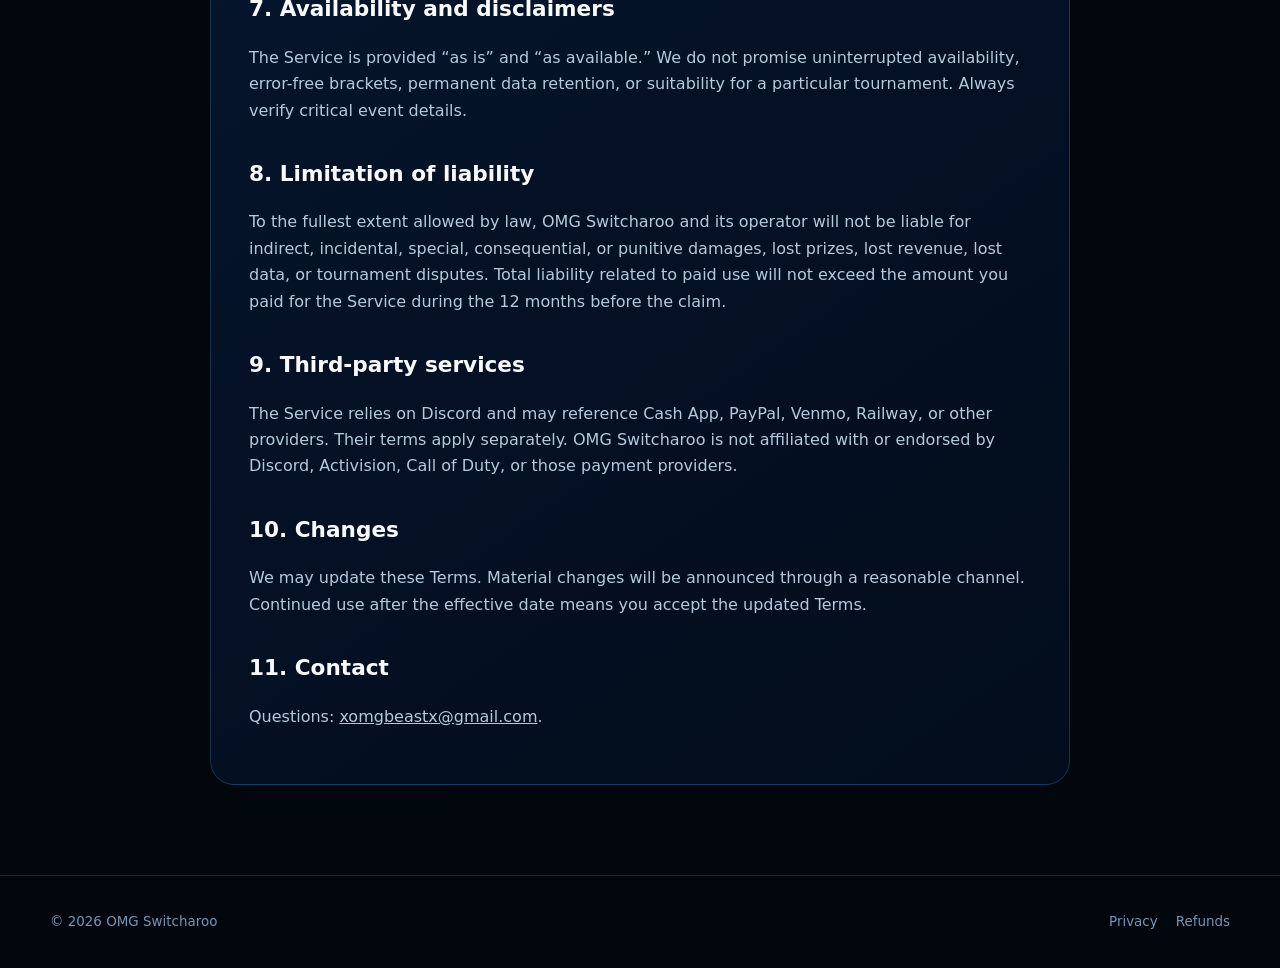
<file: terms.html>
<!doctype html><html lang="en"><head><meta charset="utf-8"><meta name="viewport" content="width=device-width,initial-scale=1"><title>Terms of Service — OMG Switcharoo</title><link rel="stylesheet" href="styles.css"></head><body><header class="site-header"><nav class="nav wrap"><a class="brand" href="index.html"><span class="mark">↻</span> OMG Switcharoo</a><div class="nav-links"><a href="index.html">Home</a><a class="btn" data-install href="#">Add to Discord</a></div></nav></header><main class="legal wrap"><article><span class="eyebrow">Effective August 11, 2026</span><h1>Terms of Service</h1><p class="notice">These terms are a practical starting point, not legal advice. Have them reviewed for your location and business before accepting payments.</p><p>By installing or using OMG Switcharoo (the “Service”), you agree to these Terms. If you use the Service for a Discord server, you confirm that you are authorized to act for that server.</p><h2>1. The Service</h2><p>OMG Switcharoo provides Discord-based tools for tournament registration, team assignment, brackets, match rooms, result approvals, tickets, and related administration. Features may change as the Service improves.</p><h2>2. Organizer responsibilities</h2><p>Server owners and event organizers are solely responsible for their rules, eligibility decisions, prizes, entry fees, refunds to players, disputes, moderation, and compliance with applicable laws. OMG Switcharoo does not operate your tournament or guarantee participant conduct.</p><h2>3. Payments</h2><p>The bot may display payment handles and let administrators manually mark participants as paid. It does not process player entry fees and does not verify payment transactions. Payment arrangements between organizers and participants are their responsibility.</p><h2>4. Acceptable use</h2><p>You may not use the Service to break laws, defraud or harass others, infringe rights, distribute malware, abuse Discord, bypass access controls, disrupt the Service, or reverse engineer protected parts of it.</p><h2>5. Plans and licenses</h2><p>Current plan details and prices appear on the website or at checkout. Subscriptions renew until canceled. A lifetime license means premium access for the operational lifetime of the Service, not the lifetime of a person or server. It applies to one Discord server at a time.</p><p>A lifetime license may be transferred to another server no more than once in any rolling 30-day period. Only the original purchaser may request a transfer. A transfer removes premium access from the previous server. We may require proof of purchase and may refuse suspicious or abusive transfers.</p><h2>6. Suspension and termination</h2><p>You may stop using the Service at any time. We may restrict or terminate access for violations, security risks, abuse, nonpayment, or legal requirements. Removing the bot does not automatically erase every record; see the Privacy Policy.</p><h2>7. Availability and disclaimers</h2><p>The Service is provided “as is” and “as available.” We do not promise uninterrupted availability, error-free brackets, permanent data retention, or suitability for a particular tournament. Always verify critical event details.</p><h2>8. Limitation of liability</h2><p>To the fullest extent allowed by law, OMG Switcharoo and its operator will not be liable for indirect, incidental, special, consequential, or punitive damages, lost prizes, lost revenue, lost data, or tournament disputes. Total liability related to paid use will not exceed the amount you paid for the Service during the 12 months before the claim.</p><h2>9. Third-party services</h2><p>The Service relies on Discord and may reference Cash App, PayPal, Venmo, Railway, or other providers. Their terms apply separately. OMG Switcharoo is not affiliated with or endorsed by Discord, Activision, Call of Duty, or those payment providers.</p><h2>10. Changes</h2><p>We may update these Terms. Material changes will be announced through a reasonable channel. Continued use after the effective date means you accept the updated Terms.</p><h2>11. Contact</h2><p>Questions: <a data-email href="#">ADD-YOUR-SUPPORT-EMAIL</a>.</p></article></main><footer><div class="wrap footer-row"><div>© <span data-year></span> OMG Switcharoo</div><div class="footer-links"><a href="privacy.html">Privacy</a><a href="refunds.html">Refunds</a></div></div></footer><script src="script.js"></script></body></html>
</file>
<file: styles.css>
:root{--ink:#02060d;--navy:#061630;--panel:rgba(7,25,53,.72);--panel-solid:#081b38;--line:rgba(87,189,255,.2);--blue:#078dff;--cyan:#52e8ff;--royal:#174dce;--white:#f7fbff;--muted:#a8c2dc;--glow:0 0 40px rgba(24,159,255,.25);--radius:22px}
*{box-sizing:border-box}html{scroll-behavior:smooth}body{margin:0;overflow-x:hidden;background:var(--ink);color:var(--white);font:16px/1.65 Inter,ui-sans-serif,system-ui,-apple-system,BlinkMacSystemFont,"Segoe UI",sans-serif}body:before{content:"";position:fixed;inset:0;z-index:-3;background:radial-gradient(circle at 50% -15%,#063b79 0,transparent 38%),linear-gradient(180deg,#02070f,#030a16 55%,#02060d)}body:after{content:"";position:fixed;inset:0;z-index:-2;opacity:.18;background-image:linear-gradient(rgba(82,232,255,.1) 1px,transparent 1px),linear-gradient(90deg,rgba(82,232,255,.1) 1px,transparent 1px);background-size:46px 46px;mask-image:linear-gradient(to bottom,black,transparent 70%)}a{color:inherit}.wrap{width:min(1180px,calc(100% - 38px));margin:auto}.cursor-glow{position:fixed;width:360px;height:360px;border-radius:50%;pointer-events:none;z-index:-1;background:radial-gradient(circle,rgba(0,157,255,.12),transparent 66%);translate:-50% -50%;transition:opacity .2s}.site-header{position:sticky;top:0;z-index:40;background:rgba(2,6,13,.76);border-bottom:1px solid rgba(82,232,255,.1);backdrop-filter:blur(18px)}.nav{min-height:76px;display:flex;align-items:center;justify-content:space-between;gap:20px}.brand{display:flex;align-items:center;gap:11px;text-decoration:none;font-weight:950;letter-spacing:-.035em}.brand img{width:46px;height:46px;object-fit:cover;border-radius:50%;filter:drop-shadow(0 0 10px rgba(40,179,255,.6))}.nav-links{display:flex;align-items:center;gap:25px}.nav-links>a:not(.btn){text-decoration:none;color:var(--muted);font-size:.9rem;font-weight:800}.nav-links>a:hover{color:var(--cyan)}.menu-btn{display:none;background:#081a35;border:1px solid var(--line);color:#fff;border-radius:11px;padding:8px 12px;font-size:1.15rem}.btn{display:inline-flex;align-items:center;justify-content:center;gap:9px;padding:12px 19px;border:1px solid rgba(117,221,255,.4);border-radius:12px;text-decoration:none;font-weight:900;cursor:pointer;background:linear-gradient(135deg,#0568e7,#00b9ff);color:white;box-shadow:0 12px 32px rgba(0,132,255,.25),inset 0 1px rgba(255,255,255,.25);transition:.22s ease}.btn:hover{transform:translateY(-2px);box-shadow:0 17px 42px rgba(0,151,255,.38),inset 0 1px rgba(255,255,255,.3)}.btn.secondary{background:rgba(8,29,61,.7);border-color:var(--line);box-shadow:none}.hero{min-height:calc(100vh - 76px);padding:74px 0 70px;display:grid;grid-template-columns:1.08fr .92fr;align-items:center;gap:50px}.eyebrow{display:inline-flex;align-items:center;gap:9px;color:#8deeff;font-size:.76rem;font-weight:950;letter-spacing:.15em;text-transform:uppercase}.eyebrow:before{content:"";width:9px;height:9px;border-radius:50%;background:var(--cyan);box-shadow:0 0 18px var(--cyan)}h1{margin:17px 0 22px;font-size:clamp(3.3rem,7vw,6.9rem);line-height:.88;letter-spacing:-.07em;text-wrap:balance}.gradient{background:linear-gradient(90deg,#fff,#7be9ff 38%,#078dff);background-clip:text;color:transparent;text-shadow:0 0 40px rgba(54,197,255,.12)}.lead{font-size:1.17rem;color:var(--muted);max-width:670px}.actions{display:flex;flex-wrap:wrap;gap:12px;margin-top:29px}.micro{margin-top:15px;color:#7594b3;font-size:.82rem}.hero-art{position:relative;display:grid;place-items:center;isolation:isolate}.hero-art:before,.hero-art:after{content:"";position:absolute;border:1px solid rgba(67,199,255,.22);border-radius:50%;animation:orbit 15s linear infinite}.hero-art:before{width:88%;aspect-ratio:1}.hero-art:after{width:68%;aspect-ratio:1;animation-direction:reverse;animation-duration:10s}.logo-main{width:min(100%,610px);max-height:690px;object-fit:contain;position:relative;z-index:2;filter:drop-shadow(0 0 34px rgba(25,154,255,.33));animation:float 4.5s ease-in-out infinite}.orbit-dot{position:absolute;width:12px;height:12px;background:var(--cyan);border-radius:50%;top:11%;right:15%;box-shadow:0 0 22px var(--cyan);z-index:3}.stats{display:grid;grid-template-columns:repeat(4,1fr);gap:12px;margin-top:-15px;padding-bottom:62px}.stat{padding:18px;border:1px solid var(--line);border-radius:16px;background:linear-gradient(145deg,rgba(10,40,79,.75),rgba(5,18,38,.75));text-align:center;backdrop-filter:blur(10px)}.stat strong{display:block;font-size:1.55rem;color:var(--cyan)}.stat span{font-size:.77rem;color:var(--muted);text-transform:uppercase;letter-spacing:.08em}.section{padding:88px 0}.section.alt{border-block:1px solid rgba(71,195,255,.09);background:linear-gradient(180deg,rgba(4,23,48,.36),rgba(2,10,22,.5))}.section-head{max-width:720px;margin-bottom:42px}.section h2{font-size:clamp(2.15rem,4.5vw,3.8rem);line-height:1;letter-spacing:-.05em;margin:10px 0 15px}.section-head p,.muted{color:var(--muted)}.grid{display:grid;grid-template-columns:repeat(3,1fr);gap:16px}.feature{position:relative;padding:27px;border:1px solid var(--line);border-radius:var(--radius);background:linear-gradient(155deg,rgba(10,40,80,.82),rgba(4,16,35,.9));overflow:hidden;transition:transform .25s,border-color .25s,box-shadow .25s;transform-style:preserve-3d}.feature:after{content:"";position:absolute;width:130px;height:130px;border-radius:50%;right:-65px;bottom:-65px;background:rgba(0,166,255,.09)}.feature:hover{transform:translateY(-7px);border-color:rgba(83,223,255,.52);box-shadow:0 20px 50px rgba(0,94,191,.15)}.feature-icon{display:grid;place-items:center;width:46px;height:46px;border-radius:13px;background:linear-gradient(145deg,#0d5ccd,#00b7f7);box-shadow:var(--glow);font-size:1.25rem}.feature h3{margin:16px 0 7px}.feature p{margin:0;color:var(--muted);font-size:.94rem}.arena{display:grid;grid-template-columns:.8fr 1.2fr;gap:38px;align-items:center}.switch-panel{padding:28px;border:1px solid var(--line);border-radius:26px;background:rgba(6,25,54,.78);box-shadow:0 30px 90px rgba(0,76,160,.14)}.switch-tabs{display:flex;gap:9px;margin-bottom:22px}.switch-tab{flex:1;padding:11px;border:1px solid var(--line);border-radius:10px;background:#07172e;color:#91abc5;font-weight:900;cursor:pointer}.switch-tab.active{color:white;background:linear-gradient(135deg,#075ee0,#00aef2);box-shadow:0 0 24px rgba(0,160,255,.25)}.switch-copy{display:none}.switch-copy.active{display:block;animation:fadeUp .35s ease}.switch-copy h3{font-size:1.7rem;margin:0 0 8px}.switch-copy p{color:var(--muted)}.team-chips{display:flex;flex-wrap:wrap;gap:8px;margin-top:20px}.chip{padding:8px 11px;border:1px solid rgba(87,211,255,.25);border-radius:9px;background:#061832;font-size:.78rem}.bracket-card{padding:24px;border:1px solid var(--line);border-radius:25px;background:linear-gradient(150deg,#071a36,#030d1c);box-shadow:0 30px 80px rgba(0,74,154,.18)}.card-top{display:flex;justify-content:space-between;align-items:center;padding-bottom:17px;border-bottom:1px solid var(--line);font-weight:900}.live{color:#63f5b0;font-size:.78rem}.rounds{display:grid;grid-template-columns:1fr 1fr 1fr;gap:16px;align-items:center;margin-top:17px}.round-label{font-size:.65rem;color:#6f94ba;font-weight:950;text-transform:uppercase;letter-spacing:.12em}.match{margin:10px 0;padding:10px 12px;border:1px solid #1b4773;border-left:3px solid var(--cyan);border-radius:8px;background:#041225;font-size:.76rem}.match span{display:block;color:#7899b9}.winner{color:#65efb1!important;font-weight:850}.connector{height:57px;border-right:1px solid #1e517f}.pricing{display:grid;grid-template-columns:repeat(4,1fr);gap:14px}.price-card{position:relative;padding:27px 21px;border:1px solid var(--line);border-radius:var(--radius);background:linear-gradient(155deg,#0a2449,#05152c);transition:.25s}.price-card:hover{transform:translateY(-6px);border-color:rgba(90,224,255,.48)}.price-card.popular{border-color:#1db7ff;box-shadow:0 20px 65px rgba(0,146,255,.16)}.badge{position:absolute;top:-12px;right:15px;padding:3px 11px;border-radius:99px;background:linear-gradient(90deg,#0d63e8,#00c4f4);font-size:.7rem;font-weight:950;text-transform:uppercase}.price-card h3{margin:0}.price{font-size:2.35rem;font-weight:950;letter-spacing:-.05em;margin:12px 0 0}.period{font-size:.78rem;color:var(--muted)}.price-card ul{padding-left:18px;color:var(--muted);font-size:.9rem;min-height:154px}.price-card .btn{width:100%}.coming{opacity:.86}.steps{display:grid;grid-template-columns:repeat(3,1fr);gap:18px}.step{padding:24px;border-left:1px solid var(--line)}.step-num{font-size:3.2rem;font-weight:950;color:#123661;line-height:1}.step h3{margin:10px 0 4px}.faq{max-width:850px}.faq details{border-bottom:1px solid var(--line);padding:18px 0}.faq summary{cursor:pointer;font-weight:900;list-style:none;display:flex;justify-content:space-between}.faq summary:after{content:"+";color:var(--cyan)}.faq details[open] summary:after{content:"−"}.faq p{color:var(--muted)}.cta{padding:46px;border:1px solid rgba(75,210,255,.38);border-radius:26px;background:linear-gradient(135deg,rgba(0,116,255,.2),rgba(0,224,255,.08));display:flex;justify-content:space-between;align-items:center;gap:30px;box-shadow:inset 0 1px rgba(255,255,255,.05)}.cta h2{margin:0 0 8px}.cta p{margin:0;color:var(--muted)}footer{padding:35px 0;border-top:1px solid var(--line);color:#7695b4;font-size:.84rem}.footer-row{display:flex;justify-content:space-between;gap:24px}.footer-links{display:flex;flex-wrap:wrap;gap:18px}.footer-links a{text-decoration:none}.legal{padding:70px 0 90px}.legal article{max-width:860px;padding:38px;margin:auto;border:1px solid var(--line);border-radius:24px;background:linear-gradient(145deg,rgba(8,31,63,.92),rgba(3,13,29,.95))}.legal h1{font-size:clamp(2.5rem,6vw,4.5rem);margin-top:0}.legal h2{font-size:1.35rem;margin-top:32px}.legal p,.legal li{color:#b5c9dd}.notice{padding:14px 16px;border:1px solid #23629a;border-radius:12px;background:#06172e;color:#b9d2e7}.reveal{opacity:0;transform:translateY(24px);transition:opacity .65s ease,transform .65s ease}.reveal.visible{opacity:1;transform:none}
@keyframes float{50%{transform:translateY(-14px) rotate(1deg)}}@keyframes orbit{to{transform:rotate(360deg)}}@keyframes fadeUp{from{opacity:0;transform:translateY(8px)}}
@media(max-width:980px){.hero{grid-template-columns:1fr;text-align:center}.hero .lead{margin-inline:auto}.actions{justify-content:center}.hero-art{max-width:620px;margin:auto}.arena{grid-template-columns:1fr}.grid{grid-template-columns:repeat(2,1fr)}.pricing{grid-template-columns:repeat(2,1fr)}}
@media(max-width:720px){.menu-btn{display:block}.nav-links{display:none;position:absolute;top:76px;left:18px;right:18px;padding:18px;flex-direction:column;align-items:stretch;background:#06152b;border:1px solid var(--line);border-radius:15px;box-shadow:0 24px 60px rgba(0,0,0,.4)}.nav-links.open{display:flex}.nav-links>a:not(.btn){display:block;padding:6px}.hero{padding-top:48px}.stats,.grid,.pricing,.steps{grid-template-columns:1fr}.stats{margin-top:0}.rounds{gap:7px}.match{font-size:.65rem;padding:8px 6px}.price-card ul{min-height:0}.cta,.footer-row{align-items:flex-start;flex-direction:column}.legal article{padding:23px}.section{padding:66px 0}.cursor-glow{display:none}}
@media(prefers-reduced-motion:reduce){html{scroll-behavior:auto}*,*:before,*:after{animation:none!important;transition:none!important}.reveal{opacity:1;transform:none}}
.mark{display:grid;place-items:center;width:38px;height:38px;border-radius:50%;background:linear-gradient(135deg,#075ee0,#00c4f4);box-shadow:var(--glow)}
.trial-offer{margin-top:24px;padding:28px;border:1px solid rgba(82,232,255,.42);border-radius:22px;background:linear-gradient(125deg,rgba(6,104,231,.22),rgba(0,185,255,.08));display:flex;align-items:center;justify-content:space-between;gap:28px;box-shadow:0 20px 60px rgba(0,118,255,.12)}.trial-offer h3{margin:8px 0 4px;font-size:1.55rem}.trial-offer p{margin:0;color:var(--muted);max-width:750px}@media(max-width:720px){.trial-offer{align-items:flex-start;flex-direction:column}}
.faq-intro{margin:-2px 0 32px;color:var(--muted);font-size:1.05rem}.faq-group{margin:38px 0 4px;padding-bottom:10px;border-bottom:1px solid rgba(82,232,255,.35);color:var(--cyan);font-size:.78rem;letter-spacing:.14em;text-transform:uppercase}.faq details{padding:20px 2px}.faq summary{gap:20px;font-size:1.04rem}.faq details[open]{padding-bottom:24px}.faq details[open] summary{color:#fff}.faq ol{margin:14px 0 0;padding-left:24px;color:var(--muted)}.faq li{padding:3px 0}.faq strong{color:#dff8ff}
.nav-links>a.active:not(.btn){color:#fff;position:relative}.nav-links>a.active:not(.btn):after{content:"";position:absolute;left:0;right:0;bottom:-10px;height:2px;border-radius:2px;background:linear-gradient(90deg,var(--blue),var(--cyan));box-shadow:0 0 12px var(--cyan)}.page-hero{padding:105px 0 72px;min-height:390px;display:flex;flex-direction:column;justify-content:end}.page-hero h1{max-width:900px;font-size:clamp(3rem,7vw,6rem);margin-bottom:18px}.page-hero .lead{margin:0}.home-paths{display:grid;grid-template-columns:repeat(3,1fr);gap:18px}.path-card{display:block;padding:30px;border:1px solid var(--line);border-radius:var(--radius);background:linear-gradient(155deg,rgba(10,40,80,.82),rgba(4,16,35,.9));text-decoration:none;transition:.25s}.path-card:hover{transform:translateY(-7px);border-color:rgba(83,223,255,.52);box-shadow:0 20px 50px rgba(0,94,191,.15)}.path-card>span{color:var(--cyan);font-weight:950}.path-card h3{font-size:1.4rem;margin:14px 0 7px}.path-card p{color:var(--muted);min-height:78px}.path-card b{color:#8deeff}.guide-list{max-width:940px}.guide-step{display:grid;grid-template-columns:100px 1fr;gap:30px;padding:34px 0;border-bottom:1px solid var(--line)}.guide-step>span{font-size:3.2rem;line-height:1;font-weight:950;color:#17487e}.guide-step h2{font-size:clamp(1.7rem,4vw,2.6rem);margin:0 0 10px}.guide-step p{margin:0;color:var(--muted);font-size:1.04rem}.faq a{color:var(--cyan)}
@media(max-width:980px){.home-paths{grid-template-columns:1fr}.path-card p{min-height:0}}
@media(max-width:720px){.nav-links>a.active:not(.btn):after{display:none}.page-hero{padding:72px 0 48px;min-height:310px}.guide-step{grid-template-columns:1fr;gap:12px}.guide-step>span{font-size:2rem}}
.btn.disabled{pointer-events:none;cursor:not-allowed;opacity:.62;filter:saturate(.45)}.trial-offer.coming-soon{border-style:dashed}
</file>
